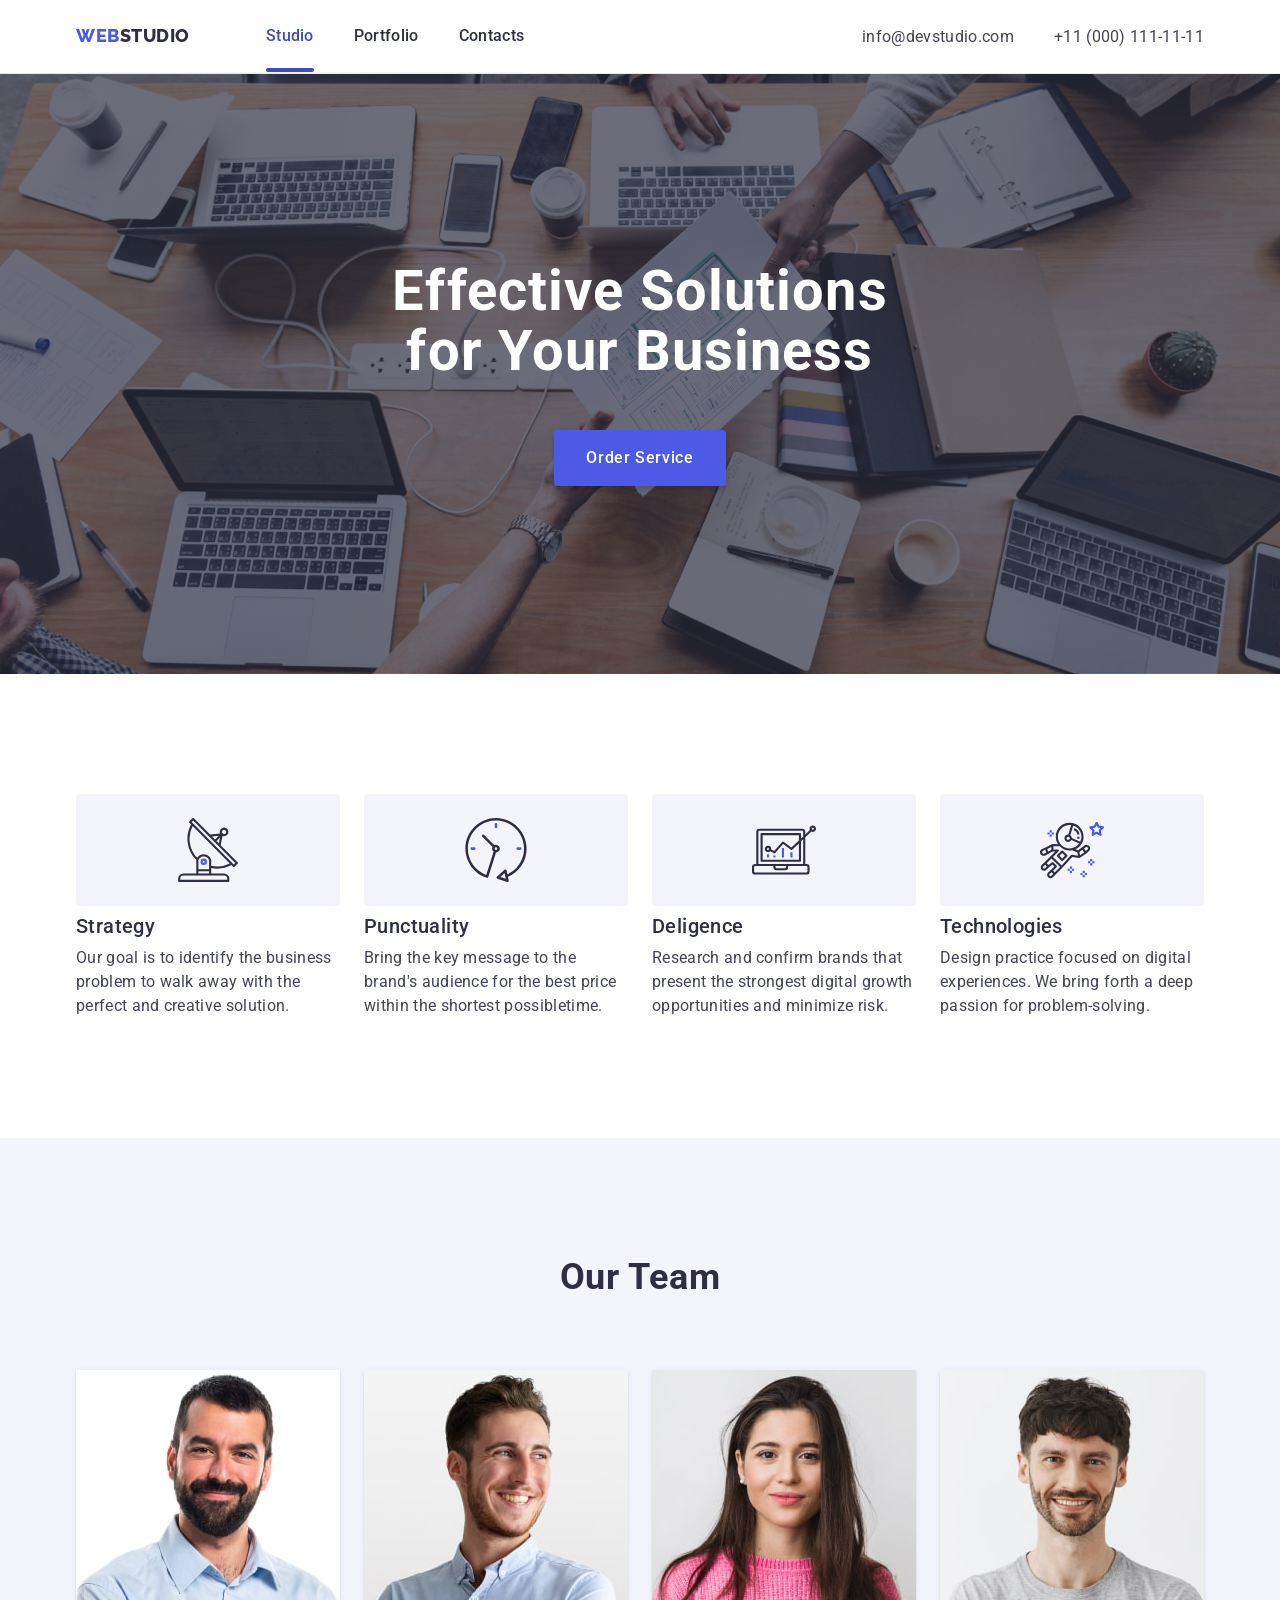
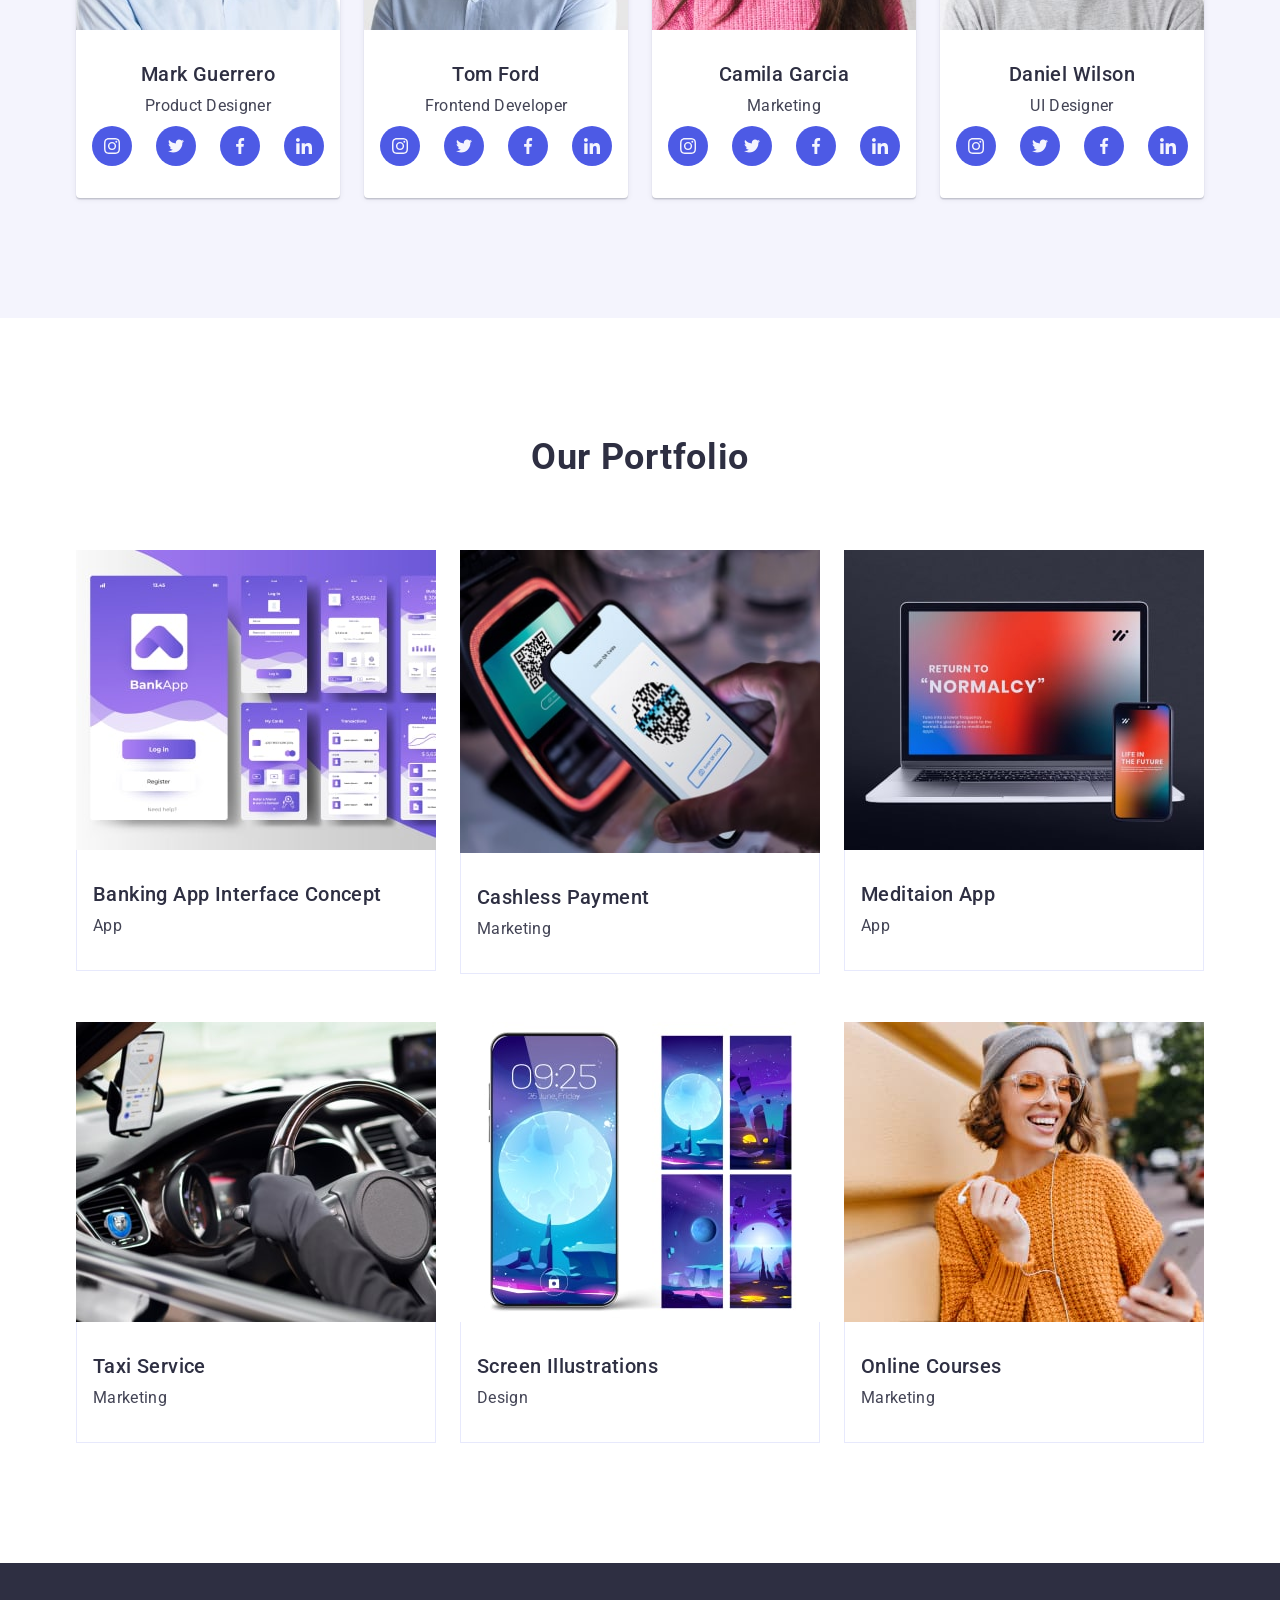
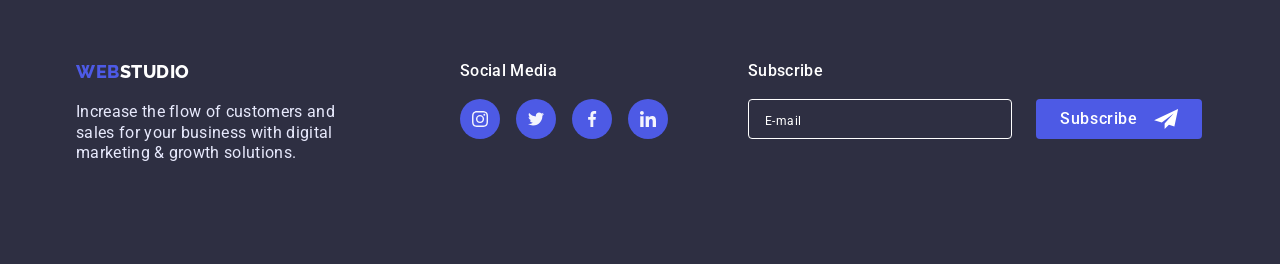
<file: index.html>
<!DOCTYPE html>
<html lang="en">

<head>
    <meta charset="UTF-8">
    <meta http-equiv="X-UA-Compatible" content="IE=edge">
    <meta name="viewport" content="width=device-width, initial-scale=1.0">
    <title>Studio</title>
    <link rel="preconnect" href="https://fonts.googleapis.com">
    <link rel="preconnect" href="https://fonts.gstatic.com" crossorigin>
    <link
        href="https://fonts.googleapis.com/css2?family=Raleway:wght@800&family=Roboto:wght@400;500;700;900&display=swap"
        rel="stylesheet">
    <link rel="stylesheet" href="https://cdn.jsdelivr.net/npm/modern-normalize@1.1.0/modern-normalize.min.css">

    <link rel="stylesheet" href="css/styles.css">
    <link rel="stylesheet" href="css/mobile_first.css">
    <link rel="stylesheet" href="./css/tablet.css">
    <link rel="stylesheet" href="./css/desktop.css">
    <link rel="stylesheet" href="./css/mobile-menu.css">
</head>

<body>
    <header class="header">
        <div class="container header-div">
            <!-- Navigation -->
            <nav class="navigation">
                <a href="index.html" class="logo">WEB<span>STUDIO</span></a>
                <ul class="header-menu">
                    <li class="header_item"><a href="index.html" class="header_link current">Studio</a></li>
                    <li class="header_item"><a href="" class="header_link">Portfolio</a></li>
                    <li class="header_item"><a href="#" class="header_link">Contacts</a></li>
                </ul>
            </nav>
            <button type="button" class="mobile_menu_open" data-modal-open>
                <svg class="mobile_menu_open_icon" width="32" height="22">
                    <use href="./images/hamburger.svg#hamburger-opt"></use>
                </svg>
            </button>
            <!-- Contacts -->
            <address class="header_address">
                <ul class="address">
                    <li class="address_mail">
                        <a class="address_item" href="mailto:info@devstudio.com">info@devstudio.com</a>
                    </li>
                    <li class="address_tel">
                        <a class="address_item" href="tel:+11(000)1111111">+11 (000) 111-11-11</a>
                    </li>
                </ul>
            </address>
        </div>

        <!-- mobile menu -->
        <div class="mobile_menu" data-modal>
            <div class="mobile_menu_container">
                <button type="button" class="mobile_menu_close_btn" data-modal-close>
                    <svg class="mobile_menu_close_icon" width="8" height="8">
                        <use href="./images/symbol-defs_1.svg#X1"></use>
                    </svg>
                </button>

                <ul class="mobile_menu_list">
                    <li class="mobile_menu_list_item"><a href="index.html" class="mobiele_link page">Studio</a></li>
                    <li class="mobile_menu_list_item"><a href="portfolio.html" class="mobiele_link">Portfolio</a>
                    </li>
                    <li class="mobile_menu_list_item"><a href="#" class="mobiele_link highlight">Contacts</a></li>
                </ul>
            </div>
            <div class="mobile_menu_container">
                <ul class="mobile_address">
                        <li class="mobiel_address_tel">
                            <a href="mobile_address_item">+11 (000) 111-11-11</a>
                        </li>
                        <li class="mobiel_address_mail">
                            <a href="mobile_address_it">info@devstudio.com</a>
                        </li>
                </ul>
                <ul class="mobile_socials">
                    <li class="mobile_social">
                        <a class="mobile_link" href="">
                            <svg class="icon_mobile_social" width="24" height="24">
                                <use href="./images/symbol-defs_1.svg#instagram">
                                </use>
                            </svg>
                        </a>
                    </li>
                    <li class="mobile_social">
                        <a class="mobile_link" href="">
                            <svg class="icon_mobile_social" width="24" height="24">
                                <use href="./images/symbol-defs_1.svg#twitter">
                                </use>
                            </svg>
                        </a>
                    </li>
                    <li class="mobile_social">
                        <a class="mobile_link" href="">
                            <svg class="icon_mobile_social" width="24" height="24">
                                <use href="./images/symbol-defs_1.svg#facebook">
                                </use>
                            </svg>
                        </a>
                    </li>
                    <li class="mobile_social">
                        <a class="mobile_link" href="">
                            <svg class="icon_mobile_social" width="24" height="24">
                                <use href="./images/symbol-defs_1.svg#linkedin">
                                </use>
                            </svg>
                        </a>
                    </li>
                </ul>
            </div>
        </div>
    </header>

    <main>

        <!-- Effective Solutions for Your Business 1 -->
        <section class="service">
            <div class="container">
                <h1 class="service_header">Effective Solutions for Your Business</h1>
                <button type="button" class="service_btn js-open-menu" id="openButton" data-modal-open>Order
                    Service</button>
            </div>
        </section>
        <!-- Principles 2 -->
        <section class="principles">
            <div class="container principles_container">
                <h2 hidden>Our principlestage</h2>
                <ul class="principles_list">
                    <li class="principles_item">
                        <div class="principles_item_perevagy">
                            <svg class="principles_icon" width="64" height="64">
                                <use href="./images/symbol-defs_1.svg#Strategy"></use>
                            </svg>
                        </div>
                        <h3 class="principles-header">Strategy</h3>
                        <p class="principles-text">
                            Our goal is to identify the business problem to walk away with the
                            perfect and creative solution.
                        </p>
                    </li>
                    <li class="principles_item">
                        <div class="principles_item_perevagy">
                            <svg class="principles_icon" width="64" height="64">
                                <use href="./images/symbol-defs_1.svg#Punctuality"></use>
                            </svg>
                        </div>
                        <h3 class="principles-header">Punctuality</h3>
                        <p class="principles-text">
                            Bring the key message to the brand's audience for the best price
                            within the shortest possibletime.
                        </p>
                    </li>
                    <li class="principles_item">
                        <div class="principles_item_perevagy">
                            <svg class="principles_icon" width="64" height="64">
                                <use href="./images/symbol-defs_1.svg#Diligence"></use>
                            </svg>
                        </div>
                        <h3 class="principles-header">Deligence</h3>
                        <p class="principles-text">
                            Research and confirm brands that present the strongest digital
                            growth opportunities and minimize risk.
                        </p>
                    </li>
                    <li class="principles_item">
                        <div class="principles_item_perevagy">
                            <svg class="principles_icon" width="64" height="64">
                                <use href="./images/symbol-defs_1.svg#Technologies"></use>
                            </svg>
                        </div>
                        <h3 class="principles-header">Technologies</h3>
                        <p class="principles-text">
                            Design practice focused on digital experiences. We bring forth a
                            deep passion for problem-solving.
                        </p>
                    </li>
                </ul>
            </div>
        </section>
        <!-- Our Team 4 -->
        <section class="team">
            <div class="container team_container">
                <h2 class="team_header">Our Team</h2>
                <ul class="team_persons">
                    <li class="team_list">
                        <picture>
                            <source
                                srcset="./images/Images-mobile-optimized/team-1x.jpg 1x, ./images/Images-mobile-optimized/team-2x.jpg 2x"
                                media="(max-width: 480px)">
                            <source
                                srcset="./images/images-tablets-optimized/team1-1x.jpg 1x, ./images/images-tablets-optimized/team1-2x.jpg 2x "
                                media="(max-width: 768px)">
                            <source
                                srcset="./images/images-desktop-optimized/team1-1x.jpg 1x, ./images/images-desktop-optimized/team1-2x.jpg 2x"
                                media="(max-width: 1199px)">
                            <source
                                srcset="./images/images-desktop-optimized/team1-1x.jpg 1x, ./images/images-desktop-optimized/team1-2x.jpg 2x"
                                media="(min-width: 1200px)">
                            <img src="./images/static/img/Team_1.jpg" alt="Foto Mark" width="264">
                        </picture>
                        <div class="team_list_name">
                            <h3 class="team_header_person">Mark Guerrero</h3>
                            <p class="team_text">Product Designer</p>
                            <ul class="team_socials">
                                <li class="team_social">
                                    <a class="team_link" href="">
                                        <svg class="icon_team_social" width="16" height="16">
                                            <use href="./images/symbol-defs_1.svg#instagram">
                                            </use>
                                        </svg>
                                    </a>
                                </li>
                                <li class="team_social">
                                    <a class="team_link" href="">
                                        <svg class="icon_team_social" width="16" height="16">
                                            <use href="./images/symbol-defs_1.svg#twitter">
                                            </use>
                                        </svg>
                                    </a>
                                </li>
                                <li class="team_social">
                                    <a class="team_link" href="">
                                        <svg class="icon_team_social" width="16" height="16">
                                            <use href="./images/symbol-defs_1.svg#facebook">
                                            </use>
                                        </svg>
                                    </a>
                                </li>
                                <li class="team_social">
                                    <a class="team_link" href="">
                                        <svg class="icon_team_social" width="16" height="16">
                                            <use href="./images/symbol-defs_1.svg#linkedin">
                                            </use>
                                        </svg>
                                    </a>
                                </li>
                            </ul>
                        </div>
                    </li>
                    <li class="team_list">
                        <picture>
                            <source
                                srcset="./images/Images-mobile-optimized/team2-1x.jpg 1x, ./images/Images-mobile-optimized/team2-2x.jpg 2x"
                                media="(max-width: 480px)">
                            <source
                                srcset="./images/images-tablets-optimized/team2-1x.jpg 1x, ./images/images-tablets-optimized/team2-2x.jpg 2x "
                                media="(max-width: 768px)">
                            <source
                                srcset="./images/images-desktop-optimized/team2-1x.jpg 1x, ./images/images-desktop-optimized/team2-2x.jpg 2x"
                                media="(max-width: 1199px)">
                            <source
                                srcset="./images/images-desktop-optimized/team2-1x.jpg 1x, ./images/images-desktop-optimized/team2-2x.jpg 2x"
                                media="(min-width: 1200px)">
                            <img src="./images/static/img/Team_2.jpg" alt="Foto Tom" width="264">
                        </picture>
                        <div class="team_list_name">
                            <h3 class="team_header_person">Tom Ford</h3>
                            <p class="team_text">Frontend Developer</p>
                            <ul class="team_socials">
                                <li class="team_social">
                                    <a class="team_link" href="">
                                        <svg class="icon_team_social" width="16" height="16">
                                            <use href="./images/symbol-defs_1.svg#instagram">
                                            </use>
                                        </svg>
                                    </a>
                                </li>
                                <li class="team_social">
                                    <a class="team_link" href="">
                                        <svg class="icon_team_social" width="16" height="16">
                                            <use href="./images/symbol-defs_1.svg#twitter">
                                            </use>
                                        </svg>
                                    </a>
                                </li>
                                <li class="team_social">
                                    <a class="team_link" href="">
                                        <svg class="icon_team_social" width="16" height="16">
                                            <use href="./images/symbol-defs_1.svg#facebook">
                                            </use>
                                        </svg>
                                    </a>
                                </li>
                                <li class="team_social">
                                    <a class="team_link" href="">
                                        <svg class="icon_team_social" width="16" height="16">
                                            <use href="./images/symbol-defs_1.svg#linkedin">
                                            </use>
                                        </svg>
                                    </a>
                                </li>
                            </ul>
                        </div>
                    </li>
                    <li class="team_list">
                        <picture>
                            <source
                                srcset="./images/Images-mobile-optimized/team3-1x.jpg 1x, ./images/Images-mobile-optimized/team3-2x.jpg 2x"
                                media="(max-width: 480px)">
                            <source
                                srcset="./images/images-tablets-optimized/team3-1x.jpg 1x, ./images/images-tablets-optimized/team3-2x.jpg 2x "
                                media="(max-width: 768px)">
                            <source
                                srcset="./images/images-desktop-optimized/team3-1x.jpg 1x, ./images/images-desktop-optimized/team3-2x.jpg 2x"
                                media="(max-width: 1199px)">
                            <source
                                srcset="./images/images-desktop-optimized/team3-1x.jpg 1x, ./images/images-desktop-optimized/team3-2x.jpg 2x"
                                media="(min-width: 1200px)">
                            <img src="./images/static/img/Team_3.jpg" alt="Foto Camila" width="264">
                        </picture>
                        <div class="team_list_name">
                            <h3 class="team_header_person">Camila Garcia</h3>
                            <p class="team_text">Marketing</p>
                            <ul class="team_socials">
                                <li class="team_social">
                                    <a class="team_link" href="">
                                        <svg class="icon_team_social" width="16" height="16">
                                            <use href="./images/symbol-defs_1.svg#instagram">
                                            </use>
                                        </svg>
                                    </a>
                                </li>
                                <li class="team_social">
                                    <a class="team_link" href="">
                                        <svg class="icon_team_social" width="16" height="16">
                                            <use href="./images/symbol-defs_1.svg#twitter">
                                            </use>
                                        </svg>
                                    </a>
                                </li>
                                <li class="team_social">
                                    <a class="team_link" href="">
                                        <svg class="icon_team_social" width="16" height="16">
                                            <use href="./images/symbol-defs_1.svg#facebook">
                                            </use>
                                        </svg>
                                    </a>
                                </li>
                                <li class="team_social">
                                    <a class="team_link" href="">
                                        <svg class="icon_team_social" width="16" height="16">
                                            <use href="./images/symbol-defs_1.svg#linkedin">
                                            </use>
                                        </svg>
                                    </a>
                                </li>
                            </ul>
                        </div>
                    </li>
                    <li class="team_list">
                        <picture>
                            <source
                                srcset="./images/Images-mobile-optimized/team4-1x.jpg 1x, ./images/Images-mobile-optimized/team4-2x.jpg 2x"
                                media="(max-width: 480px)">
                            <source
                                srcset="./images/images-tablets-optimized/team4-1x.jpg 1x, ./images/images-tablets-optimized/team4-2x.jpg 2x "
                                media="(max-width: 768px)">
                            <source
                                srcset="./images/images-desktop-optimized/team4-1x.jpg 1x, ./images/images-desktop-optimized/team4-2x.jpg 2x"
                                media="(max-width: 1199px)">
                            <source
                                srcset="./images/images-desktop-optimized/team4-1x.jpg 1x, ./images/images-desktop-optimized/team4-2x.jpg 2x"
                                media="(min-width: 1200px)">
                            <img src="./images/static/img/Team_4.jpg" alt="Foto Daniel" width="264">
                        </picture>

                        <div class="team_list_name">
                            <h3 class="team_header_person">Daniel Wilson</h3>
                            <p class="team_text">UI Designer</p>
                            <ul class="team_socials">
                                <li class="team_social">
                                    <a class="team_link" href="">
                                        <svg class="icon_team_social" width="16" height="16">
                                            <use href="./images/symbol-defs_1.svg#instagram">
                                            </use>
                                        </svg>
                                    </a>
                                </li>
                                <li class="team_social">
                                    <a class="team_link" href="">
                                        <svg class="icon_team_social" width="16" height="16">
                                            <use href="./images/symbol-defs_1.svg#twitter">
                                            </use>
                                        </svg>
                                    </a>
                                </li>
                                <li class="team_social">
                                    <a class="team_link" href="">
                                        <svg class="icon_team_social" width="16" height="16">
                                            <use href="./images/symbol-defs_1.svg#facebook">
                                            </use>
                                        </svg>
                                    </a>
                                </li>
                                <li class="team_social">
                                    <a class="team_link" href="">
                                        <svg class="icon_team_social" width="16" height="16">
                                            <use href="./images/symbol-defs_1.svg#linkedin">
                                            </use>
                                        </svg>
                                    </a>
                                </li>
                            </ul>
                        </div>
                    </li>
                </ul>
            </div>
        </section>

        <!-- Portfolio -->

        <section class="portfolio">
            <div class="container">
                <h2 class="portfolio_header">Our Portfolio</h2>
                <ul class="portfolio_ul">
                    <li class="portfolio_row_item">
                        <a class="row_item" href="#">
                            <div class="row_item_wrapper">
                                <picture>
                                    <source srcset="./images/Images-mobile-optimized/adv1-1x.jpg 1x, ./images/Images-mobile-optimized/adv1-2x.jpg 2x"
                                        media="(max-width: 767px)">
                                    <source srcset="./images/images-tablets-optimized/adv1-1x.jpg 1x, ./images/images-tablets-optimized/adv1-2x.jpg 2x"
                                        media="(min-width: 768px) and (max-width: 1157px)">
                                    <source srcset="./images/images-desktop-optimized/adv1-1x.jpg 1x, ./images/images-desktop-optimized/adv1-2x.jpg 2x"
                                        media="(min-width: 1158px)">
                                    <img src="./images/static-portfolio/img/BankApp.jpg" alt="Картинка Bank App" width="360" height="300">
                                </picture>
                                <p class="overlay">14 Stylish and User-Friendly App Design Concepts · Task Manager App ·
                                    Calorie Tracker App · Exotic Fruit Ecommerce App · Cloud Storage App</p>
                            </div>
                            <div class="portfolio_row_item_text">
                                <h2 class="section_row_header">Banking App Interface Concept</h2>
                                <p class="section_row_text">App</p>
                            </div>
                        </a>
                    </li>
                    <li class="portfolio_row_item">
                        <a class="row_item" href="#">
                            <div class="row_item_wrapper">
                            <picture>
                                <source srcset="./images/Images-mobile-optimized/adv2-1x.jpg 1x, ./images/Images-mobile-optimized/adv2-2x.jpg 2x"
                                    media="(max-width: 767px)">
                                <source srcset="./images/images-tablets-optimized/adv2-1x.jpg 1x, ./images/images-tablets-optimized/adv2-2x.jpg 2x "
                                    media="(min-width: 768px) and (max-width: 1157px)">
                                <source srcset="./images/images-desktop-optimized/adv2-1x.jpg 1x, ./images/images-desktop-optimized/adv2-2x.jpg 2x"
                                    media="(min-width: 1158px)">
                                <img src="./images/static-portfolio/img/QR.jpg" alt="Картинка Bank App" width="360"
                                    height="300">
                            </picture>
                                <p class="overlay">14 Stylish and User-Friendly App Design Concepts · Task Manager App ·
                                    Calorie Tracker App · Exotic Fruit Ecommerce App · Cloud Storage App</p>
                            </div>
                            <div class="portfolio_row_item_text">
                                <h2 class="section_row_header">Cashless Payment</h2>
                                <p class="section_row_text">Marketing</p>
                            </div>
                        </a>
                    </li>
                    <li class="portfolio_row_item">
                        <a class="row_item" href="#">
                            <div class="row_item_wrapper">
                            <picture>
                                <source srcset="./images/Images-mobile-optimized/adv3-1x.jpg 1x, ./images/Images-mobile-optimized/adv3-2x.jpg 2x"
                                    media="(max-width: 767px)">
                                <source srcset="./images/images-tablets-optimized/adv3-1x.jpg 1x, ./images/images-tablets-optimized/adv3-2x.jpg 2x "
                                    media="(min-width: 768px) and (max-width: 1157px)">
                                <source srcset="./images/images-desktop-optimized/adv3-1x.jpg 1x, ./images/images-desktop-optimized/adv3-2x.jpg 2x"
                                    media="(min-width: 1158px)">
                                <img src="./images/static-portfolio/img/Monitor.jpg" alt="Картинка Bank App" width="360"
                                    height="300">
                            </picture>
                                <p class="overlay">14 Stylish and User-Friendly App Design Concepts · Task Manager App ·
                                    Calorie Tracker App · Exotic Fruit Ecommerce App · Cloud Storage App</p>
                            </div>
                            <div class="portfolio_row_item_text">
                                <h2 class="section_row_header">Meditaion App</h2>
                                <p class="section_row_text">App</p>
                            </div>
                        </a>
                    </li>
                    <li class="portfolio_row_item">
                        <a class="row_item" href="#">
                            <div class="row_item_wrapper">
                            <picture>
                                <source srcset="./images/Images-mobile-optimized/adv4-1x.jpg 1x, ./images/Images-mobile-optimized/adv4-2x.jpg 2x"
                                    media="(max-width: 767px)">
                                <source srcset="./images/images-tablets-optimized/adv4-1x.jpg 1x, ./images/images-tablets-optimized/adv4-2x.jpg 2x "
                                    media="(min-width: 768px) and (max-width: 1157px)">
                                <source srcset="./images/images-desktop-optimized/adv4-1x.jpg 1x, ./images/images-desktop-optimized/adv4-2x.jpg 2x"
                                    media="(min-width: 1158px)">
                                <img src="./images/static-portfolio/img/taxiservice.jpg" alt="Картинка Bank App" width="360"
                                    height="300">
                            </picture>
                                <p class="overlay">14 Stylish and User-Friendly App Design Concepts · Task Manager App ·
                                    Calorie Tracker App · Exotic Fruit Ecommerce App · Cloud Storage App</p>
                            </div>
                            <div class="portfolio_row_item_text">
                                <h2 class="section_row_header">Taxi Service</h2>
                                <p class="section_row_text">Marketing</p>
                            </div>
                        </a>
                    </li>
                    <li class="portfolio_row_item">
                        <a class="row_item" href="#">
                            <div class="row_item_wrapper">
                            <picture>
                                <source srcset="./images/Images-mobile-optimized/adv5-1x.jpg 1x, ./images/Images-mobile-optimized/adv5-2x.jpg 2x"
                                    media="(max-width: 767px)">
                                <source srcset="./images/images-tablets-optimized/adv5-1x.jpg 1x, ./images/images-tablets-optimized/adv5-2x.jpg 2x "
                                    media="(min-width: 768px) and (max-width: 1157px)">
                                <source srcset="./images/images-desktop-optimized/adv5-1x.jpg 1x, ./images/images-desktop-optimized/adv5-2x.jpg 2x"
                                    media="(min-width: 1158px)">
                                <img src="./images/static-portfolio/img/screen.jpg" alt="Картинка Bank App" width="360"
                                    height="300">
                            </picture>
                                <p class="overlay">14 Stylish and User-Friendly App Design Concepts · Task Manager App ·
                                    Calorie Tracker App · Exotic Fruit Ecommerce App · Cloud Storage App</p>
                            </div>
                            <div class="portfolio_row_item_text">
                                <h2 class="section_row_header">Screen Illustrations</h2>
                                <p class="section_row_text">Design</p>
                            </div>
                        </a>
                    </li>
                    <li class="portfolio_row_item">
                        <a class="row_item" href="#">
                            <div class="row_item_wrapper">
                            <picture>
                                <source srcset="./images/Images-mobile-optimized/adv6-1x.jpg 1x, ./images/Images-mobile-optimized/adv6-2x.jpg 2x"
                                    media="(max-width: 767px)">
                                <source srcset="./images/images-tablets-optimized/adv6-1x.jpg 1x, ./images/images-tablets-optimized/adv6-2x.jpg 2x "
                                    media="(min-width: 768px) and (max-width: 1157px)">
                                <source srcset="./images/images-desktop-optimized/adv6-1x.jpg 1x, ./images/images-desktop-optimized/adv6-2x.jpg 2x"
                                    media="(max-width: 1158px)">
                                <img src="./images/static-portfolio/img/online.jpg" alt="Картинка Bank App" width="360"
                                    height="300">
                            </picture>
                                <p class="overlay">14 Stylish and User-Friendly App Design Concepts · Task Manager App ·
                                    Calorie Tracker App · Exotic Fruit Ecommerce App · Cloud Storage App</p>
                            </div>
                            <div class="portfolio_row_item_text">
                                <h2 class="section_row_header">Online Courses</h2>
                                <p class="section_row_text">Marketing</p>
                            </div>
                        </a>
                    </li>
                </ul>
            </div>
        </section>
    </main>

    <!-- Footer -->

    <footer>
        <div class="container containter_foot">
            <div class="footer">
                <div class="footer_left">
                    <div class="footer_left_studio">
                        <a class="footer_logo" href="">WEB<span>STUDIO</span></a>
                        <p class="logo_text">
                            Increase the flow of customers and sales for your business with
                            digital marketing & growth solutions.
                        </p>
                    </div>
                    <div class="footer__left_media">
                        <p class="footer_media">Social Media</p>
                        <ul class="footer_social_list">
                            <li class="footer_socil_item">
                                <a class="team_link" href="">
                                    <svg class="icon_team_social" width="24" height="24">
                                        <use href="./images/symbol-defs_1.svg#instagram">
                                        </use>
                                    </svg>
                                </a>
                            </li>
                            <li class="footer_socil_item">
                                <a class="team_link" href="">
                                    <svg class="icon_team_social" width="24" height="24">
                                        <use href="./images/symbol-defs_1.svg#twitter">
                                        </use>
                                    </svg>
                                </a>
                            </li>
                            <li class="footer_socil_item">
                                <a class="team_link" href="">
                                    <svg class="icon_team_social" width="24" height="24">
                                        <use href="./images/symbol-defs_1.svg#facebook">
                                        </use>
                                    </svg>
                                </a>
                            </li>
                            <li class="footer_socil_item">
                                <a class="team_link" href="">
                                    <svg class="icon_team_social" width="24" height="24">
                                        <use href="./images/symbol-defs_1.svg#linkedin">
                                        </use>
                                    </svg>
                                </a>
                            </li>
                        </ul>
                    </div>
                </div>

                <!-- Footer-form -->

                    <form class="footer_right subscribe_form" autocomplete="off">
                            <p class="subscribe_title">Subscribe</p>
                        <div class="subscribe_contact">
                            <span class="subscribe_btn">
                                <input class="subscribe_input" name="subscribe" placeholder="E-mail" required>
                            </span>

                            <button type="submit" class="button_subscribe">Subscribe
                                <svg class="icon_plane" width="24" height="20">
                                    <use href=" ./images/Sprite/symbol-defs2.svg#airplane-icon"></use>
                                </svg>
                            </button>
                        </div>
                    </form>
            </div>
        </div>
    </footer>
    
    <!-- Modal -->

    <div class="backdrop is-hidden js-menu-container" id="myDiv" data-modal>
        <div class="modal">
            <button class="modal_close_btn" id="closeButton" data-modal-close>
                <svg class="modal_close_btn_icon" width="8" height="8">
                    <use href="./images/symbol-defs_1.svg#X1"></use>
                </svg>
            </button>

            <!-- Form-modal -->

            <form class="form" autocomplete="off">
                <p class="form_title">Leave your contacts and we will call you back</p>
            
                <label class="form_field">
                    <span class="form_input"> Name </span>
                    <span class="icon_wrapper">
                        <input type="text" class="form_input_box" name="name" id="name" placeholder=" " required
                            pattern="^[a-zA-Zа-яА-Я]+$" minlength="2">
                        <svg class="icon" width="18" height="24">
                            <use href="./images/Sprite/symbol-defs3.svg#Name-1"></use>
                        </svg>
                    </span>
                </label>
            
                <label class="form_field">
                    <span class="form_input"> Phone </span>
                    <span class="icon_wrapper">
                        <input type="tel" class="form_input_box" name="phone" id="phone" placeholder=" " required
                            pattern="[0-9]{3}-[0-9]{3}-[0-9]{2}-[0-9]{2}" title="xxx-xxx-xx-xx">
                        <svg class="icon" width="18" height="24">
                            <use href="./images/Sprite/symbol-defs3.svg#phone"></use>
                        </svg>
                    </span>
                </label>
            
                <label class="form_field">
                    <span class="form_input"> Email </span>
                    <span class="icon_wrapper">
                        <input type="email" class="form_input_box" name="mail" id="mail" placeholder=" " required>
                        <svg class="icon" width="18" height="24">
                            <use href="./images/Sprite/symbol-defs3.svg#email"></use>
                        </svg>
                    </span>
                </label>
            
                <label class="form_field">
                    <span class="form_input">Comment</span>
                    <textarea name="user_message" class="modal_form_message" placeholder="Text input"></textarea>
                </label>
                <span class="user_wrapper">
                    <input id="user_policy" type="checkbox" name="user_policy" class="modal_form_check visually_hidden" value="">
                    <label for="user_policy" class="checkbox_desc"> <span class="checkbox_desc_text"><span class="checkbox_desc_text2">I accept the terms and conditions of the&nbsp;</span><a href=""
                            class="policy">Privacy Policy</a></span>
                    </label>
                </span>
                <button type="submit" class="form_submit">Send</button>
            
            </form>
        </div>
    </div>


    <script>
        const openButton = document.getElementById("openButton");
        const closeButton = document.getElementById("closeButton");
        const myDiv = document.getElementById("myDiv");
        const myBody = document.body;

        openButton.addEventListener("click", () => {
            myDiv.classList.remove("is-hidden");
            myDiv.classList.add("is-open");
            myBody.classList.add("is-open");
        });

        closeButton.addEventListener("click", () => {
            myDiv.classList.remove("is-open");
            myDiv.classList.add("is-hidden");
            myBody.classList.remove("is-open");
        });
    </script>
    <script src="js/modal.js"></script>
    <script defer src="js/mobile-menu.js"></script>
</body>

</html>
</file>
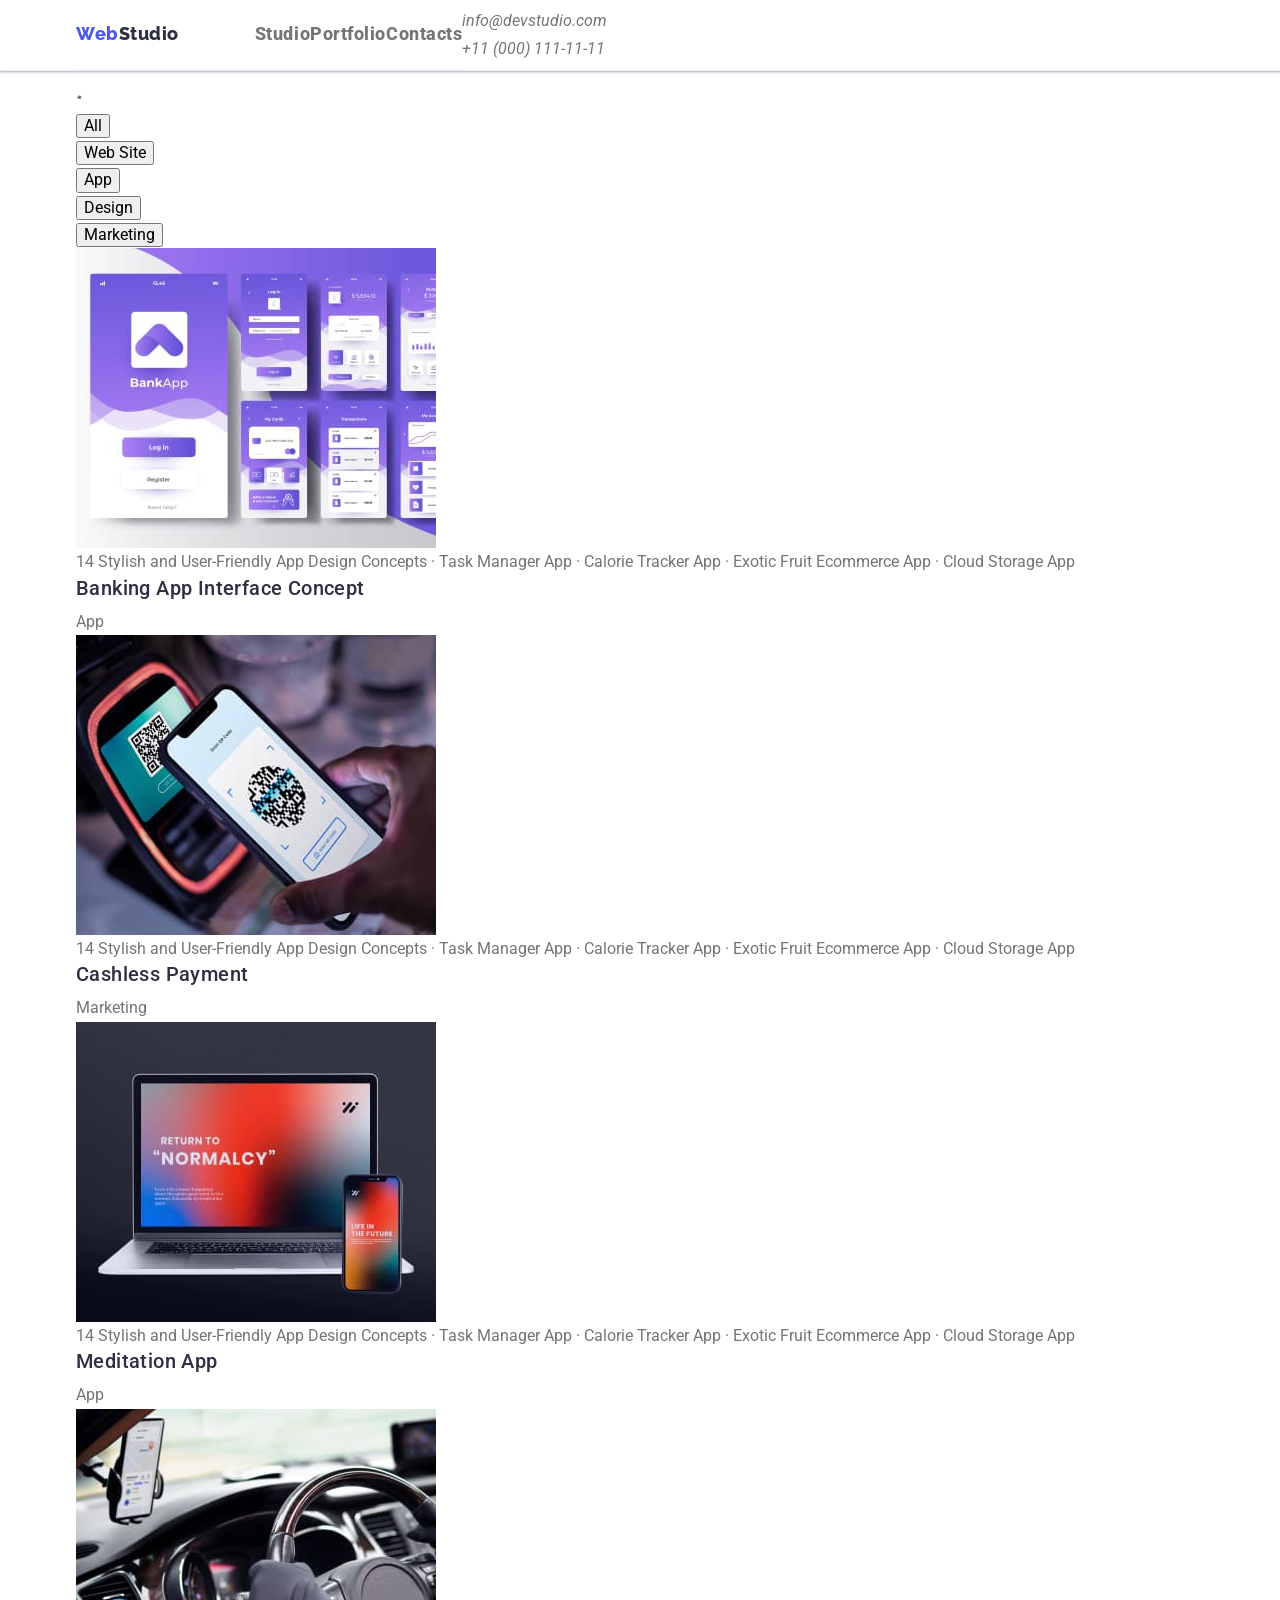
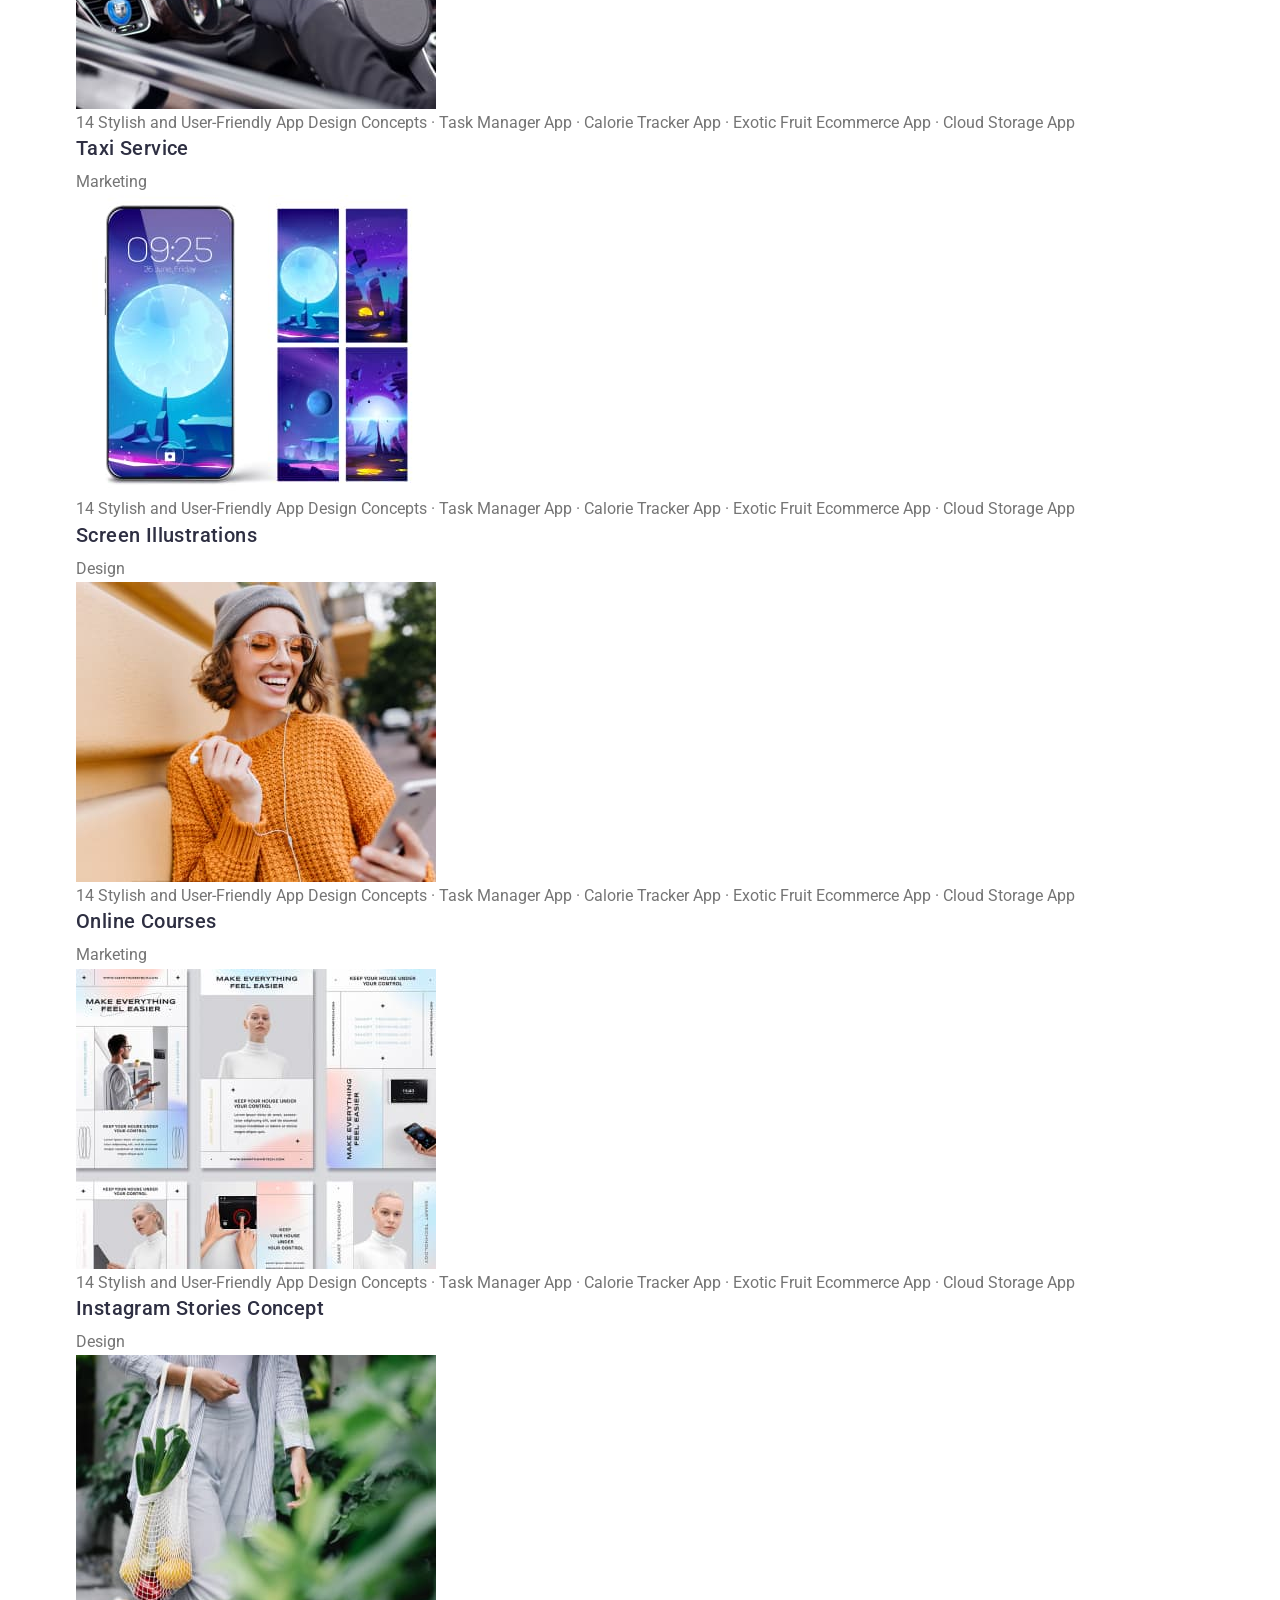
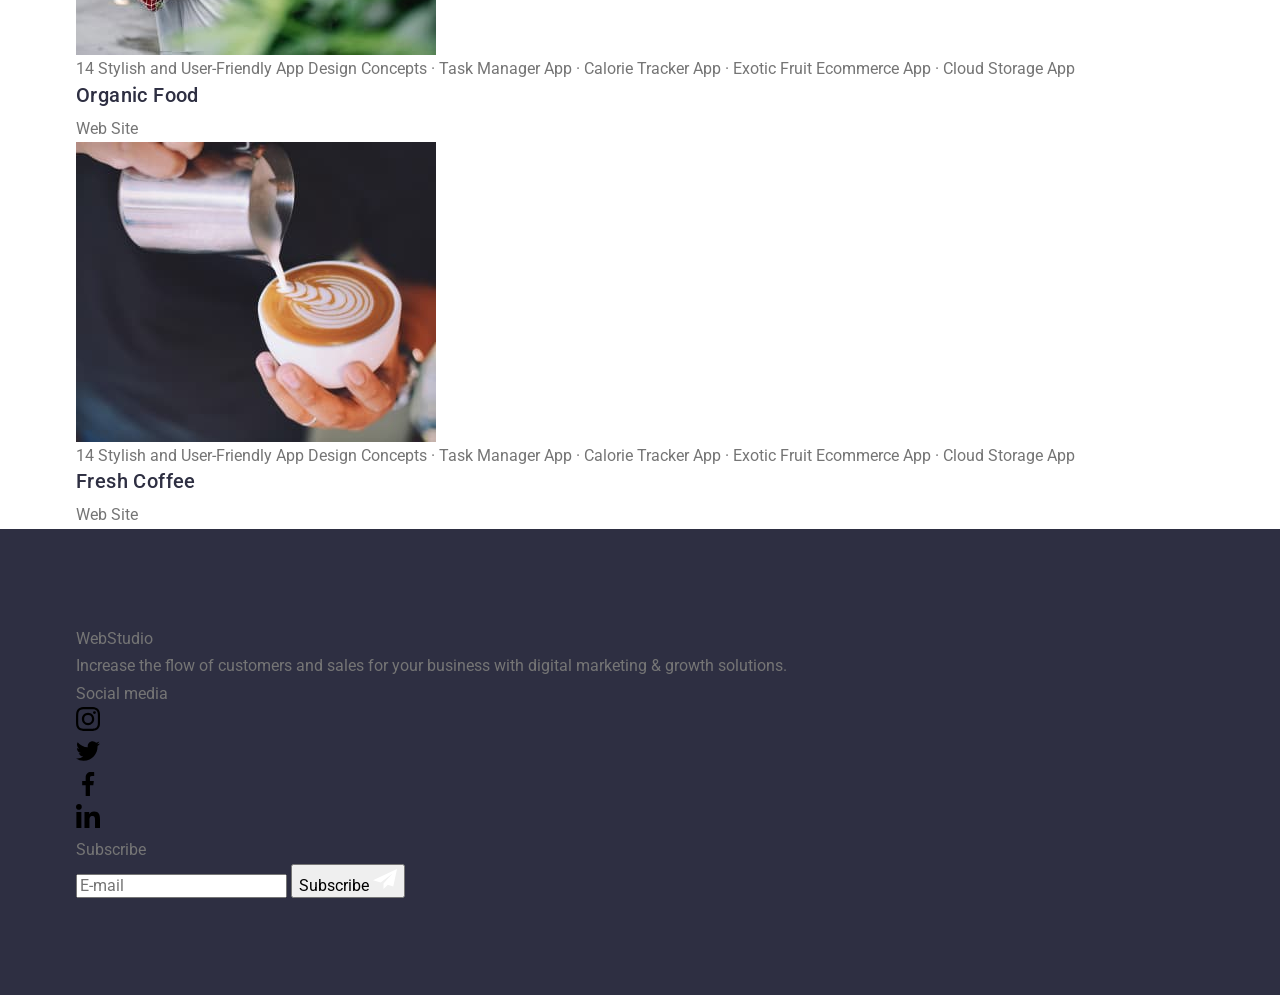
<file: portfolio.html>
<!DOCTYPE html>
<html lang="en">

<head>
    <meta charset="UTF-8">
    <meta http-equiv="X-UA-Compatible" content="IE=edge">
    <meta name="viewport" content="width=device-width, initial-scale=1.0">
    <title>Портфоліо</title>
    <link rel="stylesheet" href="./css/modern-normalize.min.css">
    <link rel="stylesheet" href="./css/styles.css">
    <link rel="preconnect" href="https://fonts.googleapis.com">
    <link rel="preconnect" href="https://fonts.gstatic.com" crossorigin>
    <link href="https://fonts.googleapis.com/css2?family=Raleway:wght@800&family=Roboto:wght@400;500;700&display=swap"
        rel="stylesheet">
</head>

<body>
    <header class="header">
        <div class="header-div container">
            <!-- Navigation -->
            <nav class="navigation">
                <a href="./index.html" class="logo link">Web<span class="logo-span-header">Studio</span></a>
                <ul class="header-menu list">
                    <li><a class="nav-item link" href="./index.html">Studio</a></li>
                    <li><a class="nav-item nav-item-portfolio link" href="./portfolio.html">Portfolio</a></li>
                    <li><a class="nav-item link" href="">Contacts</a></li>
                </ul>
            </nav>
            <!-- Contacts -->
            <address class="contacts">
                <ul class="contacts-list list">
                    <li><a class="contacts-item link" href="mailto:info@devstudio.com">info@devstudio.com</a></li>
                    <li><a class="contacts-item link" href="tel:+110001111111">+11 (000) 111-11-11</a></li>
                </ul>
            </address>
        </div>
    </header>
    <main>
        <!-- Buttons -->
        <section class="buttons">
            <div class="container">
                <h1 class="visually-hidden">.</h1>
                <ul class="button-list list">
                    <li>
                        <button class="button-list-item" type="button">All</button>
                    </li>
                    <li>
                        <button class="button-list-item" type="button">Web Site</button>
                    </li>
                    <li>
                        <button class="button-list-item" type="button">App</button>
                    </li>
                    <li>
                        <button class="button-list-item" type="button">Design</button>
                    </li>
                    <li>
                        <button class="button-list-item" type="button">Marketing</button>
                    </li>
                </ul>
                <!-- Examples -->
                <ul class="examples-list list">
                    <li class="examples-list-item">
                        <a href="" class="examples-list-link link">
                            <div class="examples-img-div">
                                <img src="./images/img1.jpg" alt="picture">
                                <p class="examples-paragraph">
                                    14 Stylish and User-Friendly App Design Concepts · Task Manager App · Calorie
                                    Tracker App · Exotic Fruit Ecommerce App ·
                                    Cloud Storage App
                                </p>
                            </div>
                            <div class="examples-list-item-div">
                                <h2 class="principles-header examples-list-item-header">Banking App Interface Concept
                                </h2>
                                <p class="principles-paragraph">App</p>
                            </div>
                        </a>
                    </li>
                    <li class="examples-list-item">
                        <a href="" class="examples-list-link link">
                            <div class="examples-img-div">
                                <img src="./images/img2.jpg" alt="picture">
                                <p class="examples-paragraph">
                                    14 Stylish and User-Friendly App Design Concepts · Task Manager App · Calorie
                                    Tracker App · Exotic Fruit Ecommerce App ·
                                    Cloud Storage App
                                </p>
                            </div>
                            <div class="examples-list-item-div">
                                <h2 class="principles-header examples-list-item-header">Cashless Payment</h2>
                                <p class="principles-paragraph">Marketing</p>
                            </div>
                        </a>
                    </li>
                    <li class="examples-list-item">
                        <a href="" class="examples-list-link link">
                            <div class="examples-img-div">
                                <img src="./images/img3.jpg" alt="picture">
                                <p class="examples-paragraph">
                                    14 Stylish and User-Friendly App Design Concepts · Task Manager App · Calorie
                                    Tracker App · Exotic Fruit Ecommerce App ·
                                    Cloud Storage App
                                </p>
                            </div>
                            <div class="examples-list-item-div">
                                <h2 class="principles-header examples-list-item-header">Meditation App</h2>
                                <p class="principles-paragraph">App</p>
                            </div>
                        </a>
                    </li>
                    <li class="examples-list-item">
                        <a href="" class="examples-list-link link">
                            <div class="examples-img-div">
                                <img src="./images/img4.jpg" alt="picture">
                                <p class="examples-paragraph">
                                    14 Stylish and User-Friendly App Design Concepts · Task Manager App · Calorie
                                    Tracker App · Exotic Fruit Ecommerce App ·
                                    Cloud Storage App
                                </p>
                            </div>
                            <div class="examples-list-item-div">
                                <h2 class="principles-header examples-list-item-header">Taxi Service</h2>
                                <p class="principles-paragraph">Marketing</p>
                            </div>
                        </a>
                    </li>
                    <li class="examples-list-item">
                        <a href="" class="examples-list-link link">
                            <div class="examples-img-div">
                                <img src="./images/img5.jpg" alt="picture">
                                <p class="examples-paragraph">
                                    14 Stylish and User-Friendly App Design Concepts · Task Manager App · Calorie
                                    Tracker App · Exotic Fruit Ecommerce App ·
                                    Cloud Storage App
                                </p>
                            </div>
                            <div class="examples-list-item-div">
                                <h2 class="principles-header examples-list-item-header">Screen Illustrations</h2>
                                <p class="principles-paragraph">Design</p>
                            </div>
                        </a>
                    </li>
                    <li class="examples-list-item">
                        <a href="" class="examples-list-link link">
                            <div class="examples-img-div">
                                <img src="./images/img6.jpg" alt="picture">
                                <p class="examples-paragraph">
                                    14 Stylish and User-Friendly App Design Concepts · Task Manager App · Calorie
                                    Tracker App · Exotic Fruit Ecommerce App ·
                                    Cloud Storage App
                                </p>
                            </div>
                            <div class="examples-list-item-div">
                                <h2 class="principles-header examples-list-item-header">Online Courses</h2>
                                <p class="principles-paragraph">Marketing</p>
                            </div>
                        </a>
                    </li>
                    <li class="examples-list-item">
                        <a href="" class="examples-list-link link">
                            <div class="examples-img-div">
                                <img src="./images/img7.jpg" alt="picture">
                                <p class="examples-paragraph">
                                    14 Stylish and User-Friendly App Design Concepts · Task Manager App · Calorie
                                    Tracker App · Exotic Fruit Ecommerce App ·
                                    Cloud Storage App
                                </p>
                            </div>
                            <div class="examples-list-item-div">
                                <h2 class="principles-header examples-list-item-header">Instagram Stories Concept</h2>
                                <p class="principles-paragraph">Design</p>
                            </div>
                        </a>
                    </li>
                    <li class="examples-list-item">
                        <a href="" class="examples-list-link link">
                            <div class="examples-img-div">
                                <img src="./images/img8.jpg" alt="picture">
                                <p class="examples-paragraph">
                                    14 Stylish and User-Friendly App Design Concepts · Task Manager App · Calorie
                                    Tracker App · Exotic Fruit Ecommerce App ·
                                    Cloud Storage App
                                </p>
                            </div>
                            <div class="examples-list-item-div">
                                <h2 class="principles-header examples-list-item-header">Organic Food</h2>
                                <p class="principles-paragraph">Web Site</p>
                            </div>
                        </a>
                    </li>
                    <li class="examples-list-item">
                        <a href="" class="examples-list-link link">
                            <div class="examples-img-div">
                                <img src="./images/img9.jpg" alt="picture">
                                <p class="examples-paragraph">
                                    14 Stylish and User-Friendly App Design Concepts · Task Manager App · Calorie
                                    Tracker App · Exotic Fruit Ecommerce App ·
                                    Cloud Storage App
                                </p>
                            </div>
                            <div class="examples-list-item-div">
                                <h2 class="principles-header examples-list-item-header">Fresh Coffee</h2>
                                <p class="principles-paragraph">Web Site</p>
                            </div>
                        </a>
                    </li>
                </ul>
            </div>
        </section>
    </main>
    <footer class="footer">
        <div class="container footer-div">
            <div class="footer-logo-div">
                <a class="logo-footer link" href="./index.html">Web<span class="logo-span-footer">Studio</span></a>
                <p class="footer-paragraph">Increase the flow of customers and sales for your business with digital
                    marketing & growth solutions.</p>
            </div>
            <div class="footer-socialmedia-div">
                <p class="footer-socialmedia-paragraph">Social media</p>
                <ul class="footer-list">
                    <li class="footer-list-item">
                        <a class="footer-list-link" href="">
                            <svg class="footer-icon" width="24" height="24">
                                <use href="./images/icons.svg#icon-instagram"></use>
                            </svg>
                        </a>
                    </li>
                    <li class="footer-list-item">
                        <a class="footer-list-link" href="">
                            <svg class="footer-icon" width="24" height="24">
                                <use href="./images/icons.svg#icon-twitter"></use>
                            </svg>
                        </a>
                    </li>
                    <li class="footer-list-item">
                        <a class="footer-list-link" href="">
                            <svg class="footer-icon" width="24" height="24">
                                <use href="./images/icons.svg#icon-facebook"></use>
                            </svg>
                        </a>
                    </li>
                    <li class="footer-list-item">
                        <a class="footer-list-link" href="">
                            <svg class="footer-icon" width="24" height="24">
                                <use href="./images/icons.svg#icon-linkedin"></use>
                            </svg>
                        </a>
                    </li>
                </ul>
            </div>
            <div class="footer-form-div">
                <p class="footer-form-paragraph">Subscribe</p>
                <form class="footer-form">
                    <label class="footer-form-label">
                        <input class="email-input" type="email" placeholder="E-mail" name="form" />
                    </label>
                    <button class="footer-form-button" type="submit">
                        Subscribe
                        <svg class="footer-form-svg" width="24" height="24">
                            <use href="./images/icons.svg#frame-3"></use>
                        </svg>
                    </button>
                </form>
            </div>
        </div>
    </footer>
</body>

</html>
</file>
<file: css/styles.css>
h1,
h2,
h3,
h4,
h5,
h6,
p {
	margin: 0;
}

ul,
ol {
	margin: 0;
	padding: 0;
}

.list {
	list-style: none;
}

img {
	display: block;
	max-width: 100%;
	height: auto;
}

:root {
	--main-light-color: #fff;
	--accent-color: #2196f3;
	--secondary-accent-color: #188ce8;
	--main-font-color: #757575;
	--logo-color: #000;
	--border-bg-color: #2f303a;
	--section-team-bg-color: #f5f3fa;
	--syniy: #4d5ae5;
	--grey: #2e2f42;
	--grey-syniy: #404bbf;
	--purple: #434455;
	--cloud: #f4f4fd;
	--white: #fff;
	--basic-margin: 24px;
	--light-slate: #8e8f99;
	--cornflower: #e7e9fc;
	--transition-dur-and-func: 250ms;
	--timing-function: cubic-bezier(0.4, 0, 0.2, 1);
}

body {
	color: var(--main-font-color);
	background-color: var(--main-light-color);
	font-family: "Roboto", sans-serif;
	font-weight: 400;
	font-size: 16px;
	line-height: 1.71;
}

body.is-open {
	overflow: hidden;
}

.container {
	width: 100%;
	max-width: 1158px;
	margin: 0 auto;
	padding: 0 15px;
}

.title {
	font-weight: 700;
	font-size: 14;
	line-height: 1.11;
	color: var(--grey);
}

a {
	text-decoration: none;
	color: currentcolor;
}

ul {
	list-style: none;
}

.header {
	border-bottom: 1px solid #e7e9fc;
	background: #fff;
	border-bottom: 1px solid #e7e9fc;
	box-shadow: 0 2px 1px rgba(46, 47, 66, 0.08), 0 1px 1px rgba(46, 47, 66, 0.16), 0 1px 6px rgba(46, 47, 66, 0.08);
}

.header-div {
	display: flex;
	align-items: center;
}

.navigation{
	font-style: normal;
	font-weight: 800;
	font-size: 18px;
	line-height: 1.33;
	letter-spacing: .03em;
	display: flex;
	border-bottom: 1px solid var(--cloud);
	align-items: center;
}

.logo {
	color: var(--syniy);
	font-family: "Raleway", sans-serif;
	font-size: 18px;
	font-weight: 800;
	line-height: 1.14;
	letter-spacing: .03em;
	padding-top: 24px;
	padding-bottom: 24px;
}

.logo>span {
	color: var(--grey);
}

.header_item {
	font-weight: 500;
	font-size: 16px;
	line-height: 1.5;
	letter-spacing: .02em;
	color: var(--grey);
}

.header_item:not(:last-of-type) {
	margin-right: 40px;
}

.header-menu {
	display: flex;
	align-items: center;
	margin-left: 76px;
}

.header_link {
	font-weight: 500;
	font-size: 16px;
	line-height: 1.5;
	letter-spacing: .02em;
	color: var(--grey);
	padding-top: 24px;
	padding-bottom: 24px;
	display: block;
	position: relative;
	transition-property: color;
	transition-duration: var(--transition-dur-and-func);
	transition-timing-function: var(--timing-function);
}

.header_link::after {
	content: "";
	display: block;
	width: 100%;
	height: 4px;
	background-color: var(--grey-syniy);
	border-radius: 2px;
	position: absolute;
	left: 0;
	bottom: 0;
	transform: scaleX(0);
	transition: transform 250ms cubic-bezier(0.4, 0, 0.2, 1);
}

.current::after {
	content: "";
	display: block;
	width: 100%;
	height: 4px;
	background-color: var(--grey-syniy);
	border-radius: 2px;
	position: absolute;
	left: 0;
	bottom: 0;
	transform: scaleX(1);
	transition: transform 250ms cubic-bezier(0.4, 0, 0.2, 1);
}

.header_link:hover,
.header_link:focus,
.current {
	color: var(--grey-syniy);
}

.header_link:hover::after {
	transform: scaleX(1);
}

.header_address {
	margin-left: auto;
}

.address_item {
	font-style: normal;
	font-weight: 400;
	font-size: 16px;
	line-height: 1.5;
	letter-spacing: .02em;
	color: var(--purple);
	padding-top: 24px;
	padding-bottom: 24px;
	display: block;
	transition-property: color;
	transition-duration: 250ms;
	transition-timing-function: cubic-bezier(0.4, 0, 0.2, 1);
}

.address_item:hover,
.address_item:focus {
	color: var(--grey-syniy);
}

.address {
	display: flex;
}

.address_mail {
	margin-right: 40px;
}

.service {
	background: var(--grey);
	padding: 188px 0;
	max-width: 1440px;
	margin-left: auto;
	margin-right: auto;
	text-align: center;
	background-image: linear-gradient(rgba(46, 47, 66, 0.7), rgba(46, 47, 66, 0.7)), url("../images/people-office-opt.jpg");
	background-size: cover;
	background-repeat: no-repeat;
	background-position: center;
	background-size: cover;
}



.service_header {
	font-size: 56px;
	line-height: 1.07;
	text-align: center;
	letter-spacing: .02em;
	color: var(--main-light-color);
	max-width: 496px;
	margin: auto;
	margin-bottom: 48px;
}

.service_btn {
	cursor: pointer;
	font-family: inherit;
	font-weight: 500;
	font-size: 16px;
	line-height: 24px;
	letter-spacing: .04em;
	border-radius: 4px;
	border: 0;
	padding: 16px 32px;
	color: var(--main-light-color);
	background: var(--syniy);
	align-items: center;
	box-shadow: 0 4px 4px rgba(0, 0, 0, 0.15);
	border-radius: 4px;
	transition-duration: 250ms;
	transition-property: background;
	transition-timing-function: cubic-bezier(0.4, 0, 0.2, 1);
}

.service_btn:hover,
.service_btn:focus {
	background: var(--grey-syniy);
}

.is-hidden {
	opacity: 0;
}

.principles {
	padding-top: 120px;
	padding-bottom: 120px;
}

.principles_list {
	display: flex;
}

.principles_item {
	width: 264px;
}

.principles_item:not(:last-of-type) {
	margin-right: 24px;
}

.principles-header {
	font-weight: 500;
	font-size: 20px;
	line-height: 1.2;
	letter-spacing: .02em;
	color: var(--grey);
	margin-bottom: 8px;
}

.principles-text {
	font-size: 16px;
	line-height: 1.5;
	letter-spacing: .02em;
	color: var(--purple);
}

.principles_item_perevagy {
	display: flex;
	background-color: var(--cloud);
	width: 264px;
	height: 112px;
	margin-bottom: 8px;
	border-radius: 4px;
	align-items: center;
	justify-content: center;
}

.principles_icon {
	width: 64px;
	height: 64px;
}

.examp {
	padding-bottom: 120px;
}


.team {
	background: var(--cloud);
	padding-top: 120px;
	padding-bottom: 120px;
}

.team_header {
	font-size: 36px;
	line-height: 1.11;
	text-align: center;
	letter-spacing: .02em;
	color: var(--grey);
}

.team_persons {
	display: flex;
	margin-top: 72px;
}

.team_list {
	background-color: var(--main-light-color);
	text-align: center;
	border-radius: 0 0 4px 4px;
	width: 264px;
}

.team_list:not(:last-child) {
	margin-right: 24px;
}

.team_list_name {
	padding: 32px 16px;
}

.team_header_person {
	font-weight: 500;
	font-size: 20px;
	line-height: 1.2;
	letter-spacing: .02em;
	color: var(--grey);
	margin-bottom: 8px;
}

.team_text {
	font-size: 16px;
	line-height: 1.5;
	letter-spacing: .02em;
	color: var(--purple);
	margin-bottom: 8px;
}

.team_socials {
	display: flex;
	justify-content: center;
	gap: 24px;
}

.team_social {
	width: 40px;
	height: 40px;
}

.team_link {
	display: flex;
	justify-content: center;
	align-items: center;
	width: 100%;
	height: 100%;
	border-radius: 50%;
	background-color: var(--syniy);
	transition-duration: 250ms;
	transition-timing-function: cubic-bezier(0.4, 0, 0.2, 1);
	transition-property: background-color;
	transition-property: box-shadow;
	transition-property: border-radius;
}

.team_list {
	background-color: var(--main-light-color);
	box-shadow: 0 1px 6px rgba(46, 47, 66, 0.08), 0 1px 1px rgba(46, 47, 66, 0.16), 0 2px 1px rgba(46, 47, 66, 0.08);
	border-radius: 0 0 4px 4px;
}

.icon_team_social {
	width: 16px;
	height: 16px;
}

.team_link:hover,
.team_link:focus {
	background-color: var(--grey-syniy);
	box-shadow: 0 4px 4px rgba(0, 0, 0, 0.15);
	border-radius: 50%;
}

.social_media_item {
	align-items: center;
}

.clients_list {
	display: flex;
	justify-content: center;
	gap: 24px;
}

.clients_link {
	display: flex;
	align-items: center;
	justify-content: center;
	border-radius: 4px;
	width: 100%;
	height: 100%;
	border: 1px solid var(--light-slate);
	fill: var(--light-slate);
	transition-property: color;
	transition-property: fill;
	transition-duration: 250ms;
	transition-timing-function: cubic-bezier(0.4, 0, 0.2, 1);
	transition-property: border-radius;
}

.clients_link:hover,
.clients_link:focus {
	color: var(--grey-syniy);
	fill: var(--grey-syniy);
	border-color: var(--grey-syniy);
}

.clients_icon {
	fill: currentColor;
}

.footer_logo {
	color: var(--syniy);
	font-family: "Raleway", sans-serif;
	font-weight: 800;
	font-size: 18px;
	line-height: 1.14;
	letter-spacing: .03em;
}

.footer_logo>span {
	color: var(--main-light-color);
}

.logo_text {
	color: var(--cornflower);
	font-family: inherit;
	line-height: 1.28;
	letter-spacing: .02em;
	width: 264px;
	margin-top: 16px;
}

.containter_foot {
	display: flex;
}

.footer_media {
	font-weight: 500;
	font-size: 16px;
	line-height: 1.5;
	letter-spacing: .02em;
	color: #fff;
	margin-bottom: 16px;
}

.footer_left {
	display: flex;
}

.footer__left_media {
	margin-left: 120px;
}

.footer_right {
	margin-left: 80px;
}

.footer_social_list {
	display: flex;
	justify-content: center;
	gap: 16px;
	justify-content: left;
}

.footer_socil_item {
	width: 40px;
	height: 40px;
	transition-property: background-color;
}

.footer_link_back {
	display: flex;
	justify-content: center;
	align-items: center;
	width: 100%;
	height: 100%;
	border-radius: 50%;
	background-color: #434455;
	transition-property: background-color;
	transition-duration: 250ms;
	transition-timing-function: cubic-bezier(0.4, 0, 0.2, 1);
}

.footer_link_back:hover,
.footer_link_back:focus {
	background-color: #31d0aa;
}

.footer_link_sign {
	width: 24px;
	height: 24px;
}

.subscribe_title {
	font-weight: 500;
	font-size: 16px;
	line-height: 1.5;
	letter-spacing: .02em;
	color: #fff;
	margin-bottom: 16px;
}

.subscribe_btn {
	display: flex;
}

.footer-content-flex {
	gap: 120px;
}

.subscribe_contact {
	display: flex;
}

.subscribe_form {
	margin-left: 0;
}

.button_subscribe {
	cursor: pointer;
	font-family: "Roboto";
	font-style: normal;
	font-weight: 500;
	font-size: 16px;
	line-height: 1.5;
	letter-spacing: .04em;
	display: flex;
	justify-content: center;
	text-align: center;
	align-items: center;
	color: var(--main-light-color);
	background-color: var(--syniy);
	border: 0;
	border-radius: 4px;
	margin-left: 24px;
	padding: 8px 24px;
	gap: 16px;
}

.button_subscribe:hover,
.button_subscribe:focus {
	background: var(--grey-syniy);
	color: var(--main-light-color);
	border-color: transparent;
	box-shadow: 0 4px 4px rgba(0, 0, 0, 25%);
	transition-property: background-color;
	transition-duration: 250ms;
	transition-timing-function: var(--transition-dur-and-func);
}

.subscribe_input {
	width: 264px;
	height: 40px;
	border: 1px solid rgba(255, 255, 255, 1);
	background-color: var(--grey);
	color: var(--main-light-color);
	border-radius: 4px;
	padding-left: 16px;
	transition-property: border-color;
	transition-duration: var(--transition-dur-and-func);
	transition-timing-function: var(--timing-function);
}

.subscribe_input:hover,
.subscribe_input:focus {
	transition-property: border-color;
	transition-duration: var(--transition-dur-and-func);
	transition-timing-function: var(--timing-function);
	border-color: var(--main-light-color);
}

.subscribe_input::placeholder {
	font-size: 12px;
	line-height: 24px;
	letter-spacing: .04em;
	color: var(--main-light-color);
}

.icon_plane {
	flex: none;
	width: 24px;
	height: 20px;
}

.portfolio {
	padding-top: 120px;
	padding-bottom: 120px;
}

.portfolio_header {
		font-size: 36px;
		line-height: 1.11;
		text-align: center;
		letter-spacing: .02em;
		color: var(--grey);
		padding-bottom: 72px;
}

.visually_hidden {
	position: absolute;
	top: -150%;
	z-index: -100;
	width: 0;
	height: 0;
	opacity: 0;
	visibility: hidden;
	user-select: none;
	pointer-events: none;
	cursor: none;
	margin: 0;
	padding: 0;
	overflow: hidden;
	border: 0;
	outline: 0;
	white-space: nowrap;
}

.portfolio_ul {
	display: flex;
	flex-wrap:wrap;
	gap: 48px 24px;
	padding: 0;
	justify-content: center;
}

.row_item {
	flex-basis: calc((100% - 40px) / 3);
	display: block;
}

.row_item:hover,
.row_item:focus {
	box-shadow: 1px 4px 4px rgba(0, 0, 0, 25%);
	transition-duration: 250ms;
	transition-timing-function: cubic-bezier(0.4, 0, 0.2, 1);
	transition-property: box-shadow;
}

.img {
	display: block;
	max-width: 100%;
	height: auto;
}

.portfolio_row_item:nth-last-child(-n+3) {
	margin-bottom: 0;
}

.portfolio_row_item_text {
	border: 1px solid #e7e9fc;
	border-top: 0;
	padding: 32px 16px;
}

.row_item_wrapper {
	position: relative;
	overflow: hidden;
}

.overlay {
	position: absolute;
	left: 0;
	top: 0;
	width: 100%;
	height: 100%;
	overflow: auto;
	transform: translate(0, 100%);
	transition: transform 500ms linear;
	font-size: 14px;
	color: #fff;
	padding-top: 40px;
	padding-bottom: 164px;
	padding-left: 32px;
	padding-right: 32px;
	background-color: rgba(77, 90, 229, 0.9);
}

.row_item:hover .overlay,
.row_item:focus .overlay {
	transform: translate(0, 0);
}

.section_row_header {
	font-family: inherit;
	font-weight: 500;
	font-size: 20px;
	line-height: 1.2;
	letter-spacing: .02em;
	color: var(--grey);
	margin-bottom: 8px;
}

.section_row_text {
	font-family: inherit;
	font-size: 16px;
	line-height: 1.5;
	letter-spacing: .02em;
	color: var(--purple);
}

footer {
	background-color: var(--grey);
	display: flex;
}

.footer {
	display: flex;	
	padding: 96px 0;
}

.backdrop {
	position: fixed;
	top: 0;
	left: 0;
	width: 100%;
	height: 100%;
	z-index: 100;
	transition: opacity var(--transition-dur-and-func), visibility var(--transition-dur-and-func);
	overflow-y: scroll;
	background-color: rgba(46, 47, 66, 0.4);
}

.backdrop.is-hidden {
	opacity: 0;
	visibility: hidden;
	pointer-events: none;
}

.modal {
	position: absolute;
	top: 50%;
	left: 50%;
	transform: translate(-50%, -50%);
	width: 100%;
	width: 408px;
	min-height: 576px;
	background-color: #fcfcfc;
	border-radius: 4px;
	box-shadow: 0 1px 1px rgba(0, 0, 0, 0.14), 0 1px 3px rgba(0, 0, 0, 0.12), 0 2px 1px rgba(0, 0, 0, 0.2);
	padding-top: 80px;
	padding-bottom: 24px;
	padding-left: 24px;
	padding-right: 24px;
}

.modal_close_btn {
	position: absolute;
	top: 24px;
	right: 24px;
	display: flex;
	justify-content: center;
	align-items: center;
	width: 24px;
	height: 24px;
	border-radius: 50%;
	background-color: #e7e9fc;
	border: 1px solid rgba(0, 0, 0, 0.1);
	box-sizing: border-box;
	padding: 0;
	transition-property: border, background-color;
	transition-property: fill;
	cursor: pointer;
}

.modal_close_btn:hover,
.modal_close_btn:focus {
	border-color: var(--grey);
	background-color: #404bbf;
}

.modal_close_btn_icon {
	transition: var(--transition-dur-and-func);
	transition-duration: var(--transition-dur-and-func);
	transition-timing-function: var(--timing-function);
}

.modal_close_btn:hover .modal_close_btn_icon,
.modal_close_btn:focus .modal_close_btn_icon {
	fill: #e7e9fc;
}

.form {
	display: flex;
	flex-direction: column;
}

.form_title {
	font-family: 'Roboto';
	font-style: normal;
	font-weight: 500;
	font-size: 16px;
	line-height: 24px;
	text-align: center;
	letter-spacing: .02em;
	color: var(--grey);
	display: block;
	margin-bottom: 21px;
	align-items: center;
}

.form_input_box {
	width: 100%;
	height: 40px;
	border: 1px solid rgba(33, 33, 33, 0.2);
	border-radius: 4px;
	padding-left: 38px;
}

.form_input {
	display: block;
	font-weight: 400;
	font-family: 'Roboto';
	font-style: normal;
	font-weight: 400;
	font-size: 12px;
	line-height: 1.16;
	letter-spacing: .01em;
	color: #8e8f99;
	margin-bottom: 4px;
	text-shadow: 0 4px 4px rgba(0, 0, 0, 0.25);
}

.form_field {
	display: flex;
	flex-direction: column;
	position: relative;
	font-size: 16px;
}

.form_label {
	position: absolute;
	top: 50%;
	left: 10%;
	transform: translateY(-50%);
	color: #8e8f99;
	transition: transform 250ms linear;
}

.icon_wrapper {
	position: relative;
	display: block;
	margin-bottom: 8px;
}

.icon {
	position: absolute;
	top: 50%;
	left: 16px;
	transform: translateY(-50%);
	bottom: 8px;
	width: 18px;
	height: 24px;
	transition: fill;
	transition-duration: var(--transition-dur-and-func);
	transition-timing-function: var(--timing-function);
}

.form_input_box:focus+.icon {
	fill: var(--syniy);
	transition: fill;
	transition: border-color;
	transition-duration: var(--transition-dur-and-func);
	transition-timing-function: var(--timing-function);
}

.form_input_box:focus {
	border: 1px solid var(--syniy);
	border-radius: 4px;
	outline: 0;
	transition: border-color;
	transition-duration: var(--transition-dur-and-func);
	transition-timing-function: var(--timing-function);
}

.modal_form_message {
	width: 100%;
	height: 120px;
	padding: 8px 16px;
	resize: none;
	font-weight: 400;
	font-size: 16px;
	line-height: 1.14;
	letter-spacing: .04em;
	border-radius: 4px;
	transition: border-color;
	border: 1px solid rgba(33, 33, 33, 0.2);
	margin-bottom: 16px;
	transition-duration: var(--transition-dur-and-func);
	transition-timing-function: var(--timing-function);
}

.modal_form_message::placeholder {
	font-size: 12px;
	letter-spacing: .04em;
	color: rgba(46, 47, 66, 0.4);
	text-shadow: 0 4px 4px rgba(0, 0, 0, 0.25);
}

.modal_form_message:focus {
	outline: 0;
	border-color: var(--syniy);
	border: 1px solid #4d5ae5;
	border-radius: 4px;
	transition: border-color;
	transition-duration: var(--transition-dur-and-func);
	transition-timing-function: var(--timing-function);
}

.checkbox_desc {
	display: flex;
	align-items: center;
	font-weight: 400;
	font-family: 'Roboto';
	font-style: normal;
	font-size: 12px;
	line-height: 1.33;
	letter-spacing: .04em;
	color: var(--light-slate);
	margin-bottom: 24px;
}

.checkbox_desc::before {
	content: "";
	display: block;
	width: 16px;
	height: 16px;
	border: 1px solid #2e2f42;
	border-radius: 2px;
	margin-right: 7.5px;
}

.modal_form_check:checked+.checkbox_desc::before {
	background-color: var(--grey-syniy);
	box-shadow: inset 0 0 0 0 rgba(244, 244, 253, 1);
	background-repeat: no-repeat;
	background-position: center;
	background-image: url("../images/Galochka.png");
}

.modal_form_check:focus+.checkbox_desc::before {
	outline: 2px solid rgba(64, 75, 191, 1);
	transition: border-color;
	transition-duration: var(--transition-dur-and-func);
	transition-timing-function: var(--timing-function);
}

.form_submit {
	cursor: pointer;
	align-self: center;
	width: 169px;
	height: 56px;
	font-family: inherit;
	font-weight: 500;
	font-size: 16px;
	line-height: 24px;
	letter-spacing: .04em;
	border-radius: 4px;
	border: 0;
	padding: 16px 32px;
	color: var(--main-light-color);
	background: var(--syniy);
	align-items: center;
	box-shadow: 0 4px 4px rgba(0, 0, 0, 0.15);
	border-radius: 4px;
	transition: background-color;
	transition-duration: var(--transition-dur-and-func);
	transition-timing-function: var(--timing-function);
}

.form_submit:hover,
.form_submit:focus {
	background: var(--grey-syniy);
}

.policy {
	text-decoration: underline;
	color: var(--syniy);
}

.mobile_menu_open {
	display: none;
}

.mobile_address {
	margin-bottom: 48px;
}

.container {
	width: 1158px;
	padding-left: 15px;
	padding-right: 15px;
}

.mobile_menu {
	display: none;
}

.mobile_menu_open {
	display: none;
}

.address {
	display: flex;
}

.address_mail {
	margin-right: 40px;
}

.address_item {
	font-style: normal;
	font-weight: 400;
	font-size: 16px;
	line-height: 1.5;
	letter-spacing: .02em;
	color: #434455;
	padding-top: 6px;
	padding-bottom: 6px;
	display: block;
	transition-property: color;
	transition-duration: 250ms;
	transition-timing-function: cubic-bezier(0.4, 0, 0.2, 1);
}

.address_item:hover,
.address_item:focus {
	color: var(--grey-syniy);
}

.container {
	max-width: 1158px;
}

.service {
	background-image: linear-gradient(to right, rgba(46, 47, 66, 0.7), rgba(46, 47, 66, 0.7)), url(../images/images-desktop-optimized/people-office-1x.jpg);
}

@media(min-device-pixel-ratio:2),
(-webkit-min-device-pixel-ratio:2),
(min-resolution:192dpi),
(min-resolution:2dppx) {
	.service {
		background-image: linear-gradient(to right, rgba(46, 47, 66, 0.7), rgba(46, 47, 66, 0.7)), url(../images/images-desktop-optimized/people-office-2x.jpg);
	}
}

.principles_item_perevagy {
	display: flex;
}
</file>
<file: css/mobile_first.css>
@media screen and (max-width:767.9px) {

	.container {
		max-width: 426px;
		padding-right: 16px;
		padding-left: 16px;
	}

	.service .container {
		padding: 0px;
	}

	.service {
		padding: 72px 0;
	}
	.service_header {
		font-weight: 700;
		font-size: 36px;
		line-height: 1.1;
		max-width: 216px;
		max-height: 160px;
		margin-bottom: 72px;
	}



	.principles_item_perevagy {
		display: none;
	}

	.principles_list {
		width: 100%;
		display: flex;
		flex-direction: column;
		row-gap: 72px;
	}

	.principles-header {
		font-weight: 700;
		font-size: 36px;
		line-height: 1.1;
		text-align: center;
		text-transform: capitalize;
	}

	.principles-text {
		font-weight: 500;
		text-align: left;
	}

	.principles {
		padding-top: 96px;
		padding-bottom: 96px;
	}

	.principles_item {
		width: 100%;
		padding-bottom: 0;
		flex-basis: auto;
		text-align: center;
	}

	.principles_item:not(:last-of-type) {
		margin-right: 0;
	}

	.principles-header {
		font-weight: 700;
		font-size: 36px;
		line-height: calc(40/36);
		text-align: center;
		letter-spacing: .02em;
		text-transform: capitalize;
		color: #2e2f42;
		margin-bottom: 8px;
	}

	.principles_text {
		text-align: left;
	}

	.examp {
		display: none;
	}

	.team_persons {
		display: flex;
		flex-wrap: wrap;
		align-items: center;
	}

	.team {
		padding-bottom: 96px;
		padding-top: 96px;
	}

	.team_list {
		width: 264px;
		height: 100%;
		margin: 0 auto;
	}

	.team_list:not(:last-child) {
		margin-bottom: 72px;
		margin-right: auto;
	}

	.team_persons {
		margin-top: 0;
	}

	.team_persons> :first-child {
		margin-top: 72px;
	}

	.team_persons:not(:last-child) {
		margin-bottom: 72px;
	}

	.team_container {
		max-width: 426px;
		padding-right: 28px;
		padding-left: 28px;
		margin: 0 auto;

	}

	.section_customers {
		padding: 96px 0;
	}

	.sections_customers {
		padding-top: 96px;
	}

	.clients-item {
		width: calc((100% - 16px) / 2);
	}

	.clients_list {
		display: flex;
		justify-content: center;
		align-items: center;
		gap: 16px;
		row-gap: 72px;
		flex-wrap: wrap;
	}

	.portfolio {
		padding-top: 96px;
		padding-bottom: 96px;
	}

	.portfolio_ul {
		display: flex;
		align-items: center;
		margin-bottom: 48px 0px;
	}

		.portfolio_ul:not(:last-child) {
			margin-right: 16px;
		}

	.containter_foot {
		max-width: 426px;
		flex-direction: column;
		justify-content: center;
	}

	.footer {
		margin: 0px;
		flex-direction: column;
	}

	.footer_left {
		display: flex;
		flex-direction: column;
		padding: 0;
	}

	.footer_social_list {
		justify-content: center;
	}

	.footer_left_studio {
		max-width: 264px;
		margin: auto;
		margin-left: 0px;
		margin-right: 0px;
	}

	.footer__left_media {
		margin-left: 0;
		margin-top: 72px;
	}

	.footer_right {
		margin-left: 0;
		margin-top: 72px;
	}

	.subscribe_title {
		display: flex;
		justify-content: center;
	}

	.subscribe_contact {
		flex-direction: column;
		align-items: center;
		width: 100%;
	}

	.subscribe_form {
		width: 100%;
	}

	.subscribe_btn {
		width: 100%;
	}

	.subscribe_input {
		width: 100%;

	}

	.button_subscribe {
		margin-left: 0;
		margin-top: 16px;
	}

	.footer_logo {
		display: block;
		text-align: center;
	}

	.footer_media {
		display: block;
		text-align: center;
	}

	.container {
		margin-left: auto;
		margin-right: auto;
		width: 100%
	}

	.header_address {
		display: none
	}

	.mobile_menu_open {
		display: block
	}

	.is_open {
		display: block
	}

	.header-div {
		max-width: initial
	}

	.header-menu {
		display: none
	}

	.address {
		display: none
	}

	.mobile_menu_open {
		display: block
	}

	.header-div {
		display: flex;
		align-items: center;
		justify-content: space-between
	}

	.mobile_menu_open {
		background-color: transparent;
		border: 0;
		padding: 0;
		line-height: 0
	}


	.header-div {
		display: flex;
		max-width: 426px;
		align-items: center;
		justify-content: space-between
	}

	.logo {
		padding-top: 24px;
		padding-bottom: 22px
	}

	.mobile_menu_open {
		background-color: transparent;
		border: 0;
		padding: 0;
		line-height: 0
	}

	.address {
		flex-direction: column
	}

	.address_item {
		font-style: normal;
		font-weight: 400;
		font-size: 12px;
		line-height: 1.5;
		letter-spacing: .04em;
		color: var(--purple);
		padding-top: 6px;
		padding-bottom: 6px;
		display: block;
		transition-property: color;
		transition-duration: 250ms;
		transition-timing-function: cubic-bezier(0.4, 0, 0.2, 1)
	}

	.address_item:hover,
	.address_item:focus {
		color: var(--grey-syniy)
	}

	.modal {

		position: absolute;
		top: 50%;
		left: 50%;
		transform: translate(-50%, -50%);
		max-width: 288px;
		width: 100%;
		padding-left: 0;
		padding-right: 0;
	}

	.user_wrapper {
		margin: 0;
		padding: 0;
	}

	.checkbox_desc {
		flex-shrink: 0;
		display: flex;
	}

	.checkbox_desc2 {
		display: flex;
		flex-wrap: wrap;
		
	}

	.page {
		color: #404BBF;
	}

	.checkbox_desc_text {
		display: flex;
		flex-wrap: wrap;
	}

	.checkbox_desc {
		max-width: 230px;
	}
	.form {
		padding-left: 16px;
		padding-right: 16px;
		margin: 0;
	}

		.checkbox_desc_text {
			width: 231px;
		}

		.checkbox_desc_text2 {
			white-space: nowrap;
		}
}


@media screen and (max-width:428px) {
	.service {
		background-image: linear-gradient(to right, rgba(46, 47, 66, 0.7), rgba(46, 47, 66, 0.7)), url(../images/Images-mobile-optimized/Dark-bg1x.jpg);
	}

	@media(min-device-pixel-ratio:2),
	(-webkit-min-device-pixel-ratio:2),
	(min-resolution:192dpi),
	(min-resolution:2dppx) {
		.service {
			background-image: linear-gradient(to right, rgba(46, 47, 66, 0.7), rgba(46, 47, 66, 0.7)), url(../images/Images-mobile-optimized/Dark-bg2x.jpg);
		}
	}
}
</file>
<file: css/tablet.css>
@media screen and (min-width:768px) and (max-width:1199px) {

	.container {
		max-width: 766px;
		padding-right: 16px;
		padding-left: 16px;
	}
	.service {
		padding: 112px 0;
	}

	.service_header {
		margin-bottom: 36px;
	}

	.principles_item {
		flex-basis: calc((100% - 24px) / 2);
	}

	.principles_list {
		display: flex;
		flex-direction: row-reverse;
		flex-wrap: wrap;
		column-gap: 24px;
		max-width: 736px;
		row-gap: 72px;
		margin-right: 0;
	}

	.principles_item:not(:last-of-type) {
		margin-right: 0;
	}

	.principles_item_perevagy {
		display: none;
	}

	.principles {
		padding-top: 96px;
	}

	.principles_item:not(:last-of-type) {
		margin-right: 0;
	}

	.principles-header {
		text-align: left;
		font-style: normal;
		font-weight: 700;
		font-size: 36px;
		line-height: 40px;
		letter-spacing: .02em;
		text-transform: capitalize;
		color: #2e2f42;
		margin-bottom: 8px;
	}

	.principles_text {
		font-style: normal;
		font-weight: 500;
		font-size: 16px;
		line-height: 1.5;
		letter-spacing: .02em;
		color: #434455;
	}

	.examp {
		display: none;
	}

	.team {
		padding-top: 96px;
		padding-bottom: 96px;
	}

	.team_persons {
		display: flex;
		flex-wrap: wrap;
		justify-content: center;
		gap: 64px 24px;
	}

	.team_list:not(:last-of-type) {
		margin-right: 0;
	}

	.section_customers {
		padding: 96px 0;
	}

	.customers-item {
		flex: 0 0 calc(50% - 12px)
	}

	.clients_item {
		width: 168px;
		height: 88px;
	}

	.clients_list {
		max-width: 552px;
		display: flex;
		justify-content: center;
		gap: 24px;
		row-gap: 72px;
		flex-wrap: wrap;
		margin: 0 auto;
	}

	.containter_foot {
		max-width: 582px;
		justify-content: start;
	}


	.portfolio {
			padding-top: 96px;
			padding-bottom: 96px;
	}

	.portfolio_ul {
			display: flex;
			justify-content: center;
			flex-basis: calc((100% - 24px) / 2);
			gap: 24px;
			row-gap: 72px;
			max-width: 736px;
	}

	.row_item {
		min-width: 354px;
	}

	.portfolio_row_item {
		flex-basis: calc((100% - 72px) / 2);
		box-sizing: border-box;
	}



	.footer_left {
		display: flex;
		flex-direction: row;

	}

	.footer_left_studio {
		margin-left: 0;
	}


	.footer__left_media {
		display: flex;
		flex-wrap: wrap;
		flex-direction: column;
		align-content: space-between;
		margin-top: 0;
		margin-left: 24px;
	}

		.subscribe_title {
				
		}

	.button_subscribe {
		margin-left: 24px;
		margin-top: 0;
	}

	.footer_logo {
		display: block;
		text-align: left;
	}

	.footer_media {
		display: block;
		text-align: left;
	}

	.footer {
		flex-direction: column;
	}

	.footer_right {
		margin-left: 0;
	}

	.footer_right {
		margin-left: 0;
		margin-top: 72px;
	}

	.header-div {
		display: flex;
		align-items: center;
		justify-content: space-between
	}

	.mobile_menu_open {
		background-color: transparent;
		border: 0;
		padding: 0;
		line-height: 0
	}

	.header-div {
		display: flex;
		align-items: center;
		justify-content: space-between
	}

	.logo {
		padding-top: 24px;
		padding-bottom: 22px
	}

	.mobile_menu_open {
		background-color: transparent;
		border: 0;
		padding: 0;
		line-height: 0
	}

	.address {
		flex-direction: column
	}

	.address_item {
		font-style: normal;
		font-weight: 400;
		font-size: 12px;
		line-height: 1.5;
		letter-spacing: .04em;
		color: var(--purple);
		padding-top: 6px;
		padding-bottom: 6px;
		display: block;
		transition-property: color;
		transition-duration: 250ms;
		transition-timing-function: cubic-bezier(0.4, 0, 0.2, 1)
	}

	.address_item:hover,
	.address_item:focus {
		color: var(--grey-syniy)
	}
}

@media screen and (min-width:428px) and (max-width:767px) {
	.service {
	background-image: linear-gradient(to right, rgba(46, 47, 66, 0.7), rgba(46, 47, 66, 0.7)), url(../images/images-tablets-optimized/Dark-bg-1x.jpg);
}
	@media screen and (min-device-pixel-ratio:2),
	(-webkit-min-device-pixel-ratio:2),
	(min-resolution:192dpi),
	(min-resolution:2dppx) {
		.service {
			background-image: linear-gradient(to right, rgba(46, 47, 66, 0.7), rgba(46, 47, 66, 0.7)), url(../images/images-tablets-optimized/Dark-bg-2x.jpg);
		}
	}
}
</file>
<file: css/desktop.css>
@media screen and (min-width:1200px) {
	.container {
		max-width: 1158px
	}

	.principles_item_perevagy {
		display: flex
	}

	.footer {
		padding-bottom: 100px;
	}

	.subscribe_form {
		margin-left: 80px;
	}
}

@media screen and (min-width:768px) {
	.service {
		background-image: linear-gradient(to right, rgba(46, 47, 66, 0.7), rgba(46, 47, 66, 0.7)), url(../images/images-desktop-optimized/people-office-1x.jpg)
	}

	@media(min-device-pixel-ratio:2),
	(-webkit-min-device-pixel-ratio:2),
	(min-resolution:192dpi),
	(min-resolution:2dppx) {
		.service {
		background-image: linear-gradient(to right, rgba(46, 47, 66, 0.7), rgba(46, 47, 66, 0.7)), url(../images/images-desktop-optimized/people-office-2x.jpg);
		}
	}
}
</file>
<file: css/mobile-menu.css>
@media screen and (max-width: 767.9px) {
	.mobile_menu {
		position: fixed;
		width: 100%;
		height: 100%;
		z-index: 1000;
		top: 0;
		left: 0;
		background: #fff;
		opacity: 0;
		visibility: hidden;
		pointer-events: none;
		transition: opacity 250ms linear, visibility 250ms linear;
		box-shadow: 0 0 0 100vmax rgba(0, 0, 0, 0.5);
		overflow-y: auto;
		pointer-events: auto;
		display: flex;
		flex-direction: column;
		justify-content: space-between;
	}

	.mobile_menu.is-open {
		opacity: 1;
		visibility: visible;
	}
	.mobile_is-open{
		overflow: hidden;
	}
	.mobile_menu_container {
		display: flex;
		height: 100%;
		flex-direction: column;
		position: relative;
		height: 100%;
		padding-right: 24px;
		max-width: 426px;
		padding-right: 24px;
		padding-left: 16px;
	}

	.mobile_menu_close_btn {
		position: absolute;
		top: 24px;
		right: 24px;
		border-radius: 50%;
		background: #e7e9fc;
		border: 1px solid rgba(0, 0, 0, 0.1);
		border: 0;
		padding: 0;
		line-height: 0;
		width: 24px;
		height: 24px;
		transition: fill 250ms cubic-bezier(0.4, 0, 0.2, 1);
		background-color: 250ms cubic-bezier(0.4, 0, 0.2, 1)
	}

	.mobile_nav {
		margin-top: auto;
	}


	.mobile_menu_list {
		padding-top: 72px;
		padding-bottom: 168px;
	}

	.mobile_menu_list .mobile_menu_list_item:not(:last-child) {
		margin-bottom: 40px
	}

	.mobile_address {
		margin-top: auto;
		position: relative;
		width: auto;
		margin-bottom: 48px;
	}

	.mobile_menu_list_item {
		width: 109px;
		height: 40px;
		font-family: 'Roboto';
		font-style: normal;
		font-weight: 700;
		font-size: 36px;
		line-height: 40px;
		letter-spacing: .02em;
		text-transform: capitalize;
		color: #2e2f42
	}

	.mobile_address_box {
		width: 100%;
		position: relative
	}

	.mobiel_address_tel {
		width: 100%;
		height: 40px;
		font-family: 'Roboto';
		font-style: normal;
		font-weight: 700;
		font-size: 28px;
		line-height: 40px;
		letter-spacing: .02em;
		text-transform: capitalize;
		color: var(--syniy);
		margin-bottom: 40px
	}

	.mobiel_address_mail {
		width: 192px;
		height: 24px;
		font-family: 'Roboto';
		font-style: normal;
		font-weight: 500;
		font-size: 20px;
		line-height: 24px;
		letter-spacing: .02em;
		color: #434455
	}

	.mobile_list_name {
		align-items: center
	}

	.mobile_socials {
		display: flex;
		row-gap: 56px;
		justify-content: space-between;
		padding-bottom: 40px
	}

	.mobile_link {
		width: 40px;
		height: 40px;
		background-color: var(--syniy);
		display: flex;
		justify-content: center;
		align-items: center;
		border-radius: 50%;
		transition-duration: 250ms;
		transition-timing-function: cubic-bezier(0.4, 0, 0.2, 1);
		transition-property: background-color;
		transition-property: box-shadow;
		transition-property: border-radius;
	}

	.icon_mobile_social {
		width: 24px;
		height: 24px
	}

	.checkbox_desc_text {
		display: flex;
		flex-wrap: wrap;
	}

	.checkbox_desc {
		max-width: 256px;
	}
}
</file>
